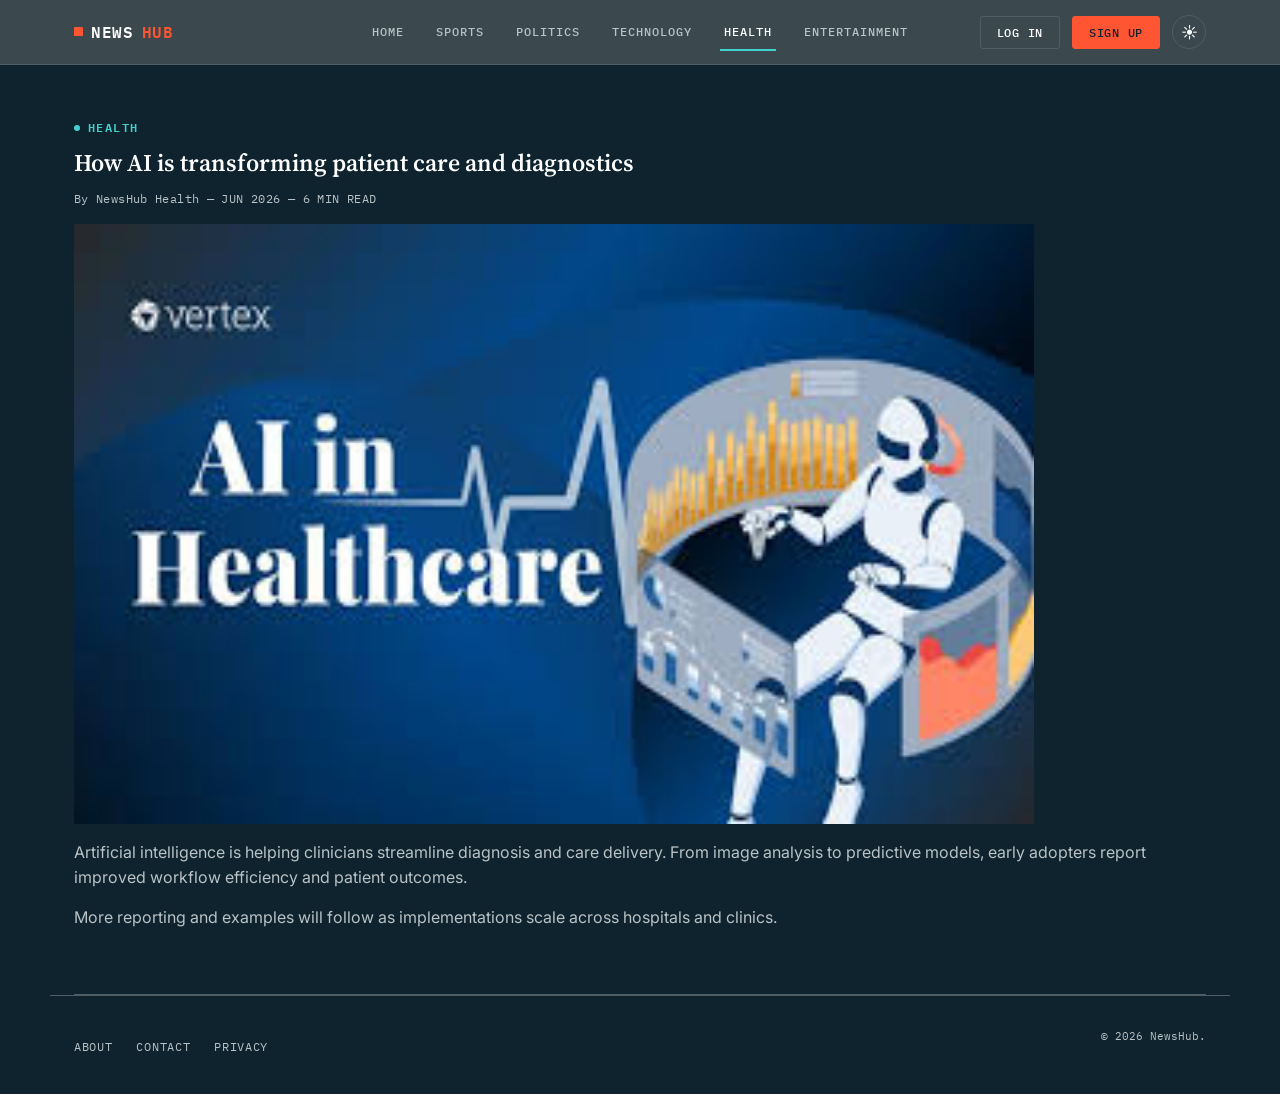
<file: pages/ai-in-health-care.html>
<!DOCTYPE html>
<html lang="en">
<head>
<meta charset="UTF-8">
<meta name="viewport" content="width=device-width, initial-scale=1.0">
<title>How AI is transforming patient care — NewsHub</title>
<meta name="description" content="How AI is transforming patient care and diagnostics">
<link rel="preconnect" href="https://fonts.googleapis.com">
<link rel="preconnect" href="https://fonts.gstatic.com" crossorigin>
<link href="https://fonts.googleapis.com/css2?family=Source+Serif+4:opsz,wght@8..60,500;8..60,600;8..60,700&family=Inter:wght@400;500;600&family=IBM+Plex+Mono:wght@500;600&display=swap" rel="stylesheet">
<link rel="stylesheet" href="../styles.css">
</head>
<body style="--page-accent:var(--c-health)">
<a class="skip-link" href="#main">Skip to content</a>

<header class="site-header">
  <div class="header-bar">
    <a href="../index.html" class="logo">
      <span class="logo-mark"></span>NEWS<span class="logo-hub">HUB</span>
    </a>

    <nav class="main-nav" aria-label="Primary">
      <ul>
        <li><a href="../index.html" class="nav-link" style="--nav-accent:var(--c-home)">Home</a></li>
        <li><a href="sports.html" class="nav-link" style="--nav-accent:var(--c-sports)">Sports</a></li>
        <li><a href="politics.html" class="nav-link" style="--nav-accent:var(--c-politics)">Politics</a></li>
        <li><a href="technology.html" class="nav-link" style="--nav-accent:var(--c-tech)">Technology</a></li>
        <li><a href="health.html" class="nav-link is-active" style="--nav-accent:var(--c-health)">Health</a></li>
        <li><a href="entertainment.html" class="nav-link" style="--nav-accent:var(--c-entertainment)">Entertainment</a></li>
      </ul>
    </nav>

    <div class="header-actions">
      <button type="button" class="btn" title="Coming soon"><span class="btn-label">Log In</span></button>
      <button type="button" class="btn btn-solid" title="Coming soon"><span class="btn-label">Sign Up</span></button>
      <input type="checkbox" id="theme-toggle" class="theme-toggle-input" role="switch" aria-label="Toggle dark mode">
      <label for="theme-toggle" class="theme-toggle">
        <span class="icon-moon">☾</span>
        <span class="icon-sun">☀</span>
      </label>
    </div>
  </div>

</header>

<main id="main" class="wrap">
  <article class="section">
    <p class="eyebrow" style="--eyebrow-color:var(--c-health)">Health</p>
    <h1>How AI is transforming patient care and diagnostics</h1>
    <p class="hero-meta">By NewsHub Health — JUN 2026 — 6 MIN READ</p>
    <div class="media" style="margin-top:1rem; margin-bottom:1rem;">
      <img src="../images/ai-in-health-care.jpg" alt="AI in health care" loading="lazy" width="960" height="600">
    </div>
    <p>Artificial intelligence is helping clinicians streamline diagnosis and care delivery. From image analysis to predictive models, early adopters report improved workflow efficiency and patient outcomes.</p>
    <p>More reporting and examples will follow as implementations scale across hospitals and clinics.</p>
  </article>
</main>

<footer class="site-footer wrap">
  <div class="footer-bar">
    <nav aria-label="Footer">
      <ul class="footer-links">
        <li><a href="#" title="Coming soon">About</a></li>
        <li><a href="#" title="Coming soon">Contact</a></li>
        <li><a href="#" title="Coming soon">Privacy</a></li>
      </ul>
    </nav>
    <p class="footer-copy">© 2026 NewsHub.</p>
  </div>
</footer>

</body>
</html>
</file>
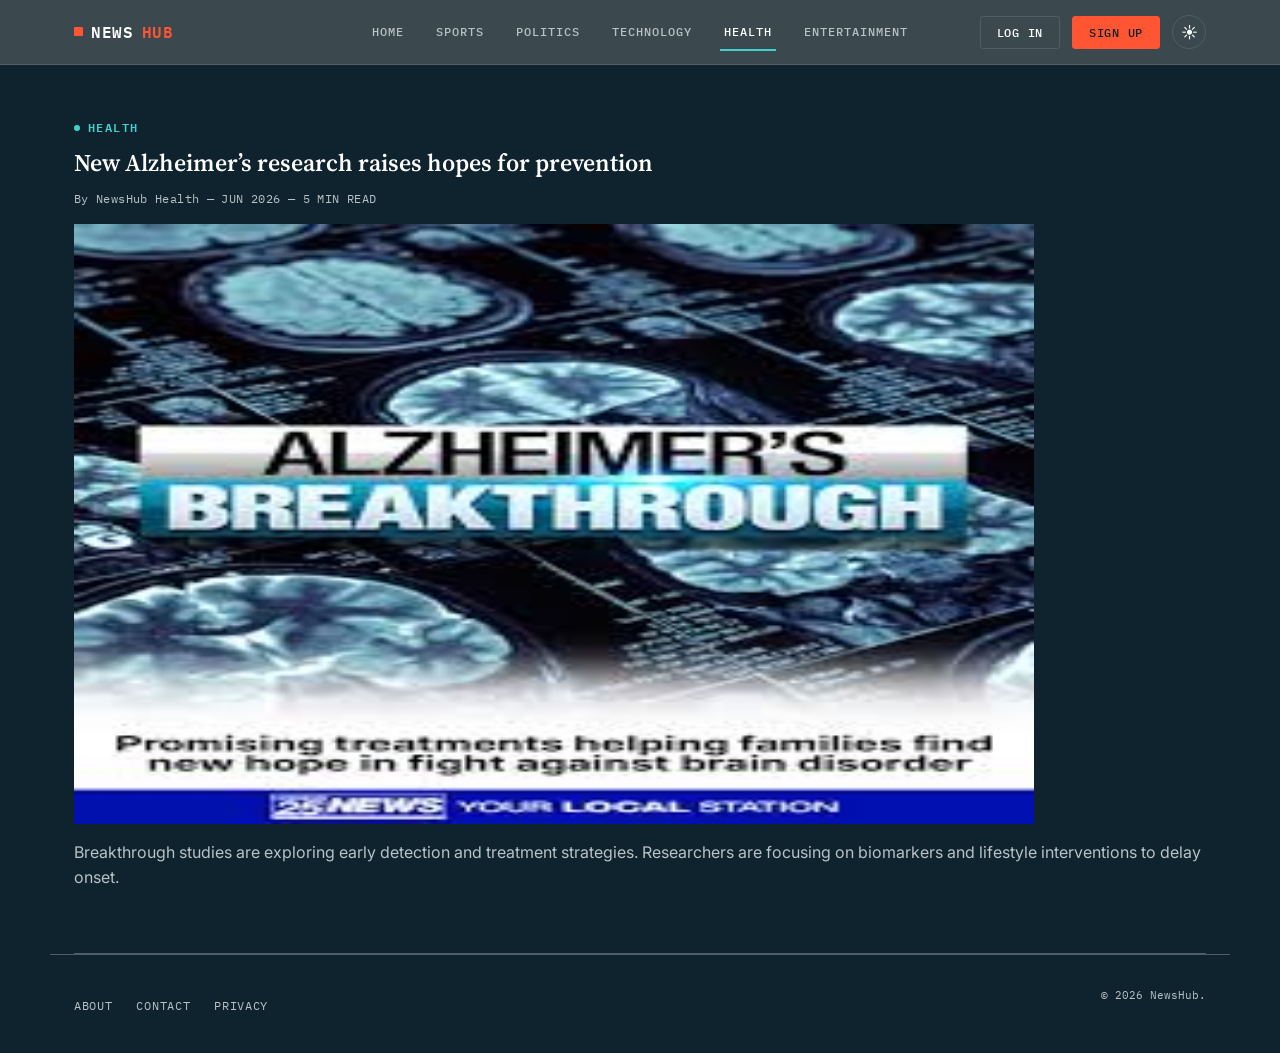
<file: pages/alzheimer-research.html>
<!DOCTYPE html>
<html lang="en">
<head>
<meta charset="UTF-8">
<meta name="viewport" content="width=device-width, initial-scale=1.0">
<title>New Alzheimer’s research — NewsHub</title>
<meta name="description" content="New Alzheimer’s research raises hopes for prevention">
<link rel="preconnect" href="https://fonts.googleapis.com">
<link rel="preconnect" href="https://fonts.gstatic.com" crossorigin>
<link href="https://fonts.googleapis.com/css2?family=Source+Serif+4:opsz,wght@8..60,500;8..60,600;8..60,700&family=Inter:wght@400;500;600&family=IBM+Plex+Mono:wght@500;600&display=swap" rel="stylesheet">
<link rel="stylesheet" href="../styles.css">
</head>
<body style="--page-accent:var(--c-health)">
<a class="skip-link" href="#main">Skip to content</a>
<header class="site-header">
  <div class="header-bar">
    <a href="../index.html" class="logo">
      <span class="logo-mark"></span>NEWS<span class="logo-hub">HUB</span>
    </a>
    <nav class="main-nav" aria-label="Primary">
      <ul>
        <li><a href="../index.html" class="nav-link" style="--nav-accent:var(--c-home)">Home</a></li>
        <li><a href="sports.html" class="nav-link" style="--nav-accent:var(--c-sports)">Sports</a></li>
        <li><a href="politics.html" class="nav-link" style="--nav-accent:var(--c-politics)">Politics</a></li>
        <li><a href="technology.html" class="nav-link" style="--nav-accent:var(--c-tech)">Technology</a></li>
        <li><a href="health.html" class="nav-link is-active" style="--nav-accent:var(--c-health)">Health</a></li>
        <li><a href="entertainment.html" class="nav-link" style="--nav-accent:var(--c-entertainment)">Entertainment</a></li>
      </ul>
    </nav>
    <div class="header-actions">
      <button type="button" class="btn" title="Coming soon"><span class="btn-label">Log In</span></button>
      <button type="button" class="btn btn-solid" title="Coming soon"><span class="btn-label">Sign Up</span></button>
      <input type="checkbox" id="theme-toggle" class="theme-toggle-input" role="switch" aria-label="Toggle dark mode">
      <label for="theme-toggle" class="theme-toggle">
        <span class="icon-moon">☾</span>
        <span class="icon-sun">☀</span>
      </label>
    </div>
  </div>
</header>
<main id="main" class="wrap">
  <article class="section">
    <p class="eyebrow" style="--eyebrow-color:var(--c-health)">Health</p>
    <h1>New Alzheimer’s research raises hopes for prevention</h1>
    <p class="hero-meta">By NewsHub Health — JUN 2026 — 5 MIN READ</p>
    <div class="media" style="margin-top:1rem; margin-bottom:1rem;">
      <img src="../images/alzheimer.jpg" alt="Alzheimer's research" loading="lazy" width="960" height="600">
    </div>
    <p>Breakthrough studies are exploring early detection and treatment strategies. Researchers are focusing on biomarkers and lifestyle interventions to delay onset.</p>
  </article>
</main>
<footer class="site-footer wrap">
  <div class="footer-bar">
    <nav aria-label="Footer">
      <ul class="footer-links">
        <li><a href="#" title="Coming soon">About</a></li>
        <li><a href="#" title="Coming soon">Contact</a></li>
        <li><a href="#" title="Coming soon">Privacy</a></li>
      </ul>
    </nav>
    <p class="footer-copy">© 2026 NewsHub.</p>
  </div>
</footer>
</body>
</html>
</file>
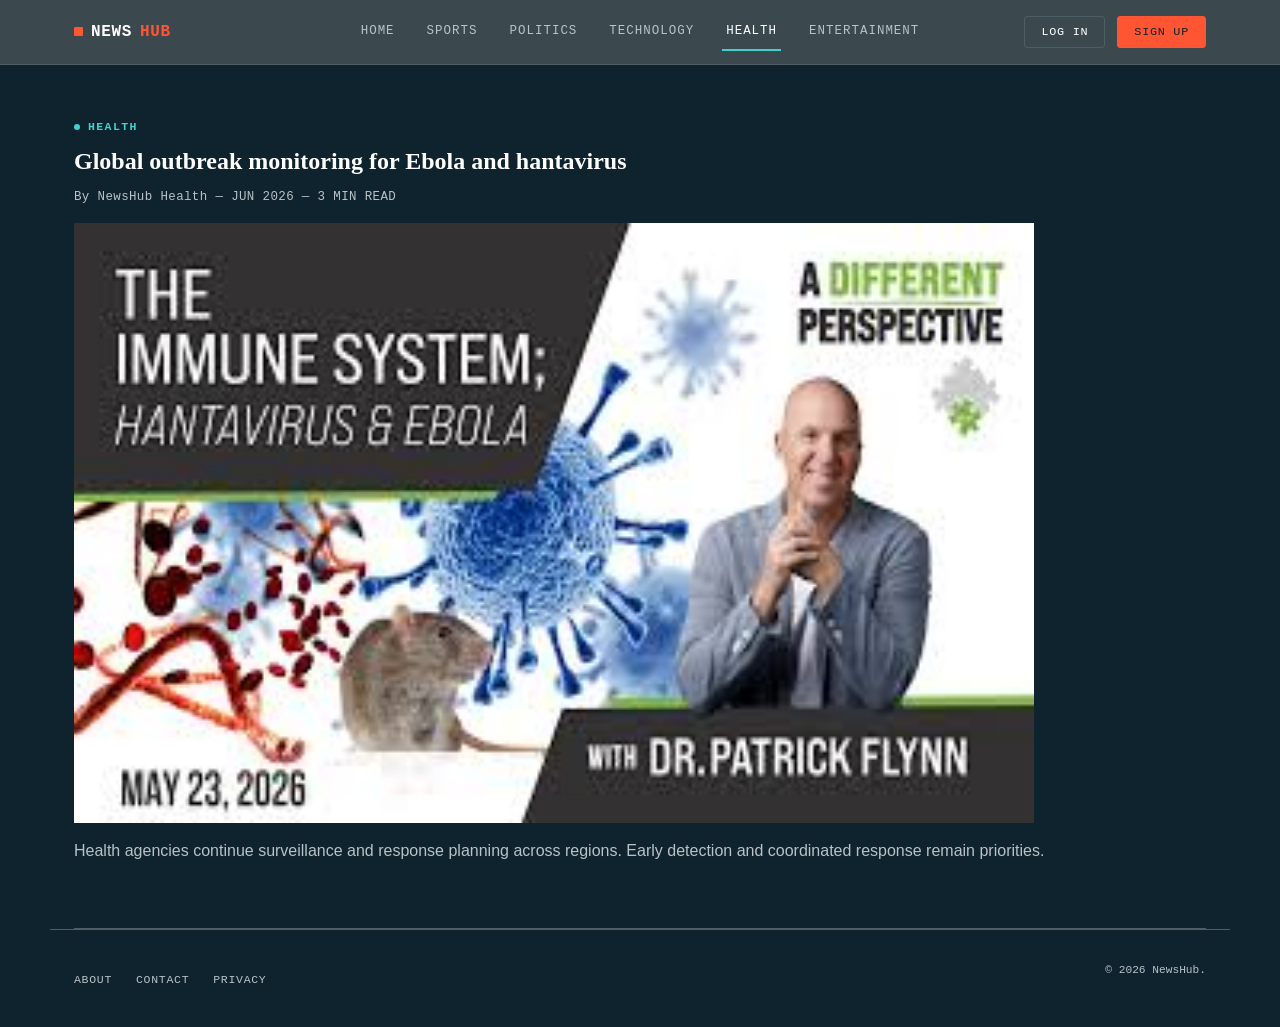
<file: pages/ebola-hantavirus.html>
<!DOCTYPE html>
<html lang="en">
<head>
<meta charset="UTF-8">
<meta name="viewport" content="width=device-width, initial-scale=1.0">
<title>Global outbreak monitoring — NewsHub</title>
<meta name="description" content="Global outbreak monitoring for Ebola and hantavirus">
<link rel="stylesheet" href="../styles.css">
</head>
<body style="--page-accent:var(--c-health)">
<a class="skip-link" href="#main">Skip to content</a>
<header class="site-header">
  <div class="header-bar">
    <a href="../index.html" class="logo">
      <span class="logo-mark"></span>NEWS<span class="logo-hub">HUB</span>
    </a>
    <nav class="main-nav" aria-label="Primary">
      <ul>
        <li><a href="../index.html" class="nav-link" style="--nav-accent:var(--c-home)">Home</a></li>
        <li><a href="sports.html" class="nav-link" style="--nav-accent:var(--c-sports)">Sports</a></li>
        <li><a href="politics.html" class="nav-link" style="--nav-accent:var(--c-politics)">Politics</a></li>
        <li><a href="technology.html" class="nav-link" style="--nav-accent:var(--c-tech)">Technology</a></li>
        <li><a href="health.html" class="nav-link is-active" style="--nav-accent:var(--c-health)">Health</a></li>
        <li><a href="entertainment.html" class="nav-link" style="--nav-accent:var(--c-entertainment)">Entertainment</a></li>
      </ul>
    </nav>
    <div class="header-actions">
      <button type="button" class="btn" title="Coming soon"><span class="btn-label">Log In</span></button>
      <button type="button" class="btn btn-solid" title="Coming soon"><span class="btn-label">Sign Up</span></button>
    </div>
  </div>
</header>
<main id="main" class="wrap">
  <article class="section">
    <p class="eyebrow" style="--eyebrow-color:var(--c-health)">Health</p>
    <h1>Global outbreak monitoring for Ebola and hantavirus</h1>
    <p class="hero-meta">By NewsHub Health — JUN 2026 — 3 MIN READ</p>
    <div class="media" style="margin-top:1rem; margin-bottom:1rem;">
      <img src="../images/ebola-and-hantavirus.jpg" alt="Ebola and hantavirus" loading="lazy" width="960" height="600">
    </div>
    <p>Health agencies continue surveillance and response planning across regions. Early detection and coordinated response remain priorities.</p>
  </article>
</main>
<footer class="site-footer wrap">
  <div class="footer-bar">
    <nav aria-label="Footer">
      <ul class="footer-links">
        <li><a href="#" title="Coming soon">About</a></li>
        <li><a href="#" title="Coming soon">Contact</a></li>
        <li><a href="#" title="Coming soon">Privacy</a></li>
      </ul>
    </nav>
    <p class="footer-copy">© 2026 NewsHub.</p>
  </div>
</footer>
</body>
</html>
</file>
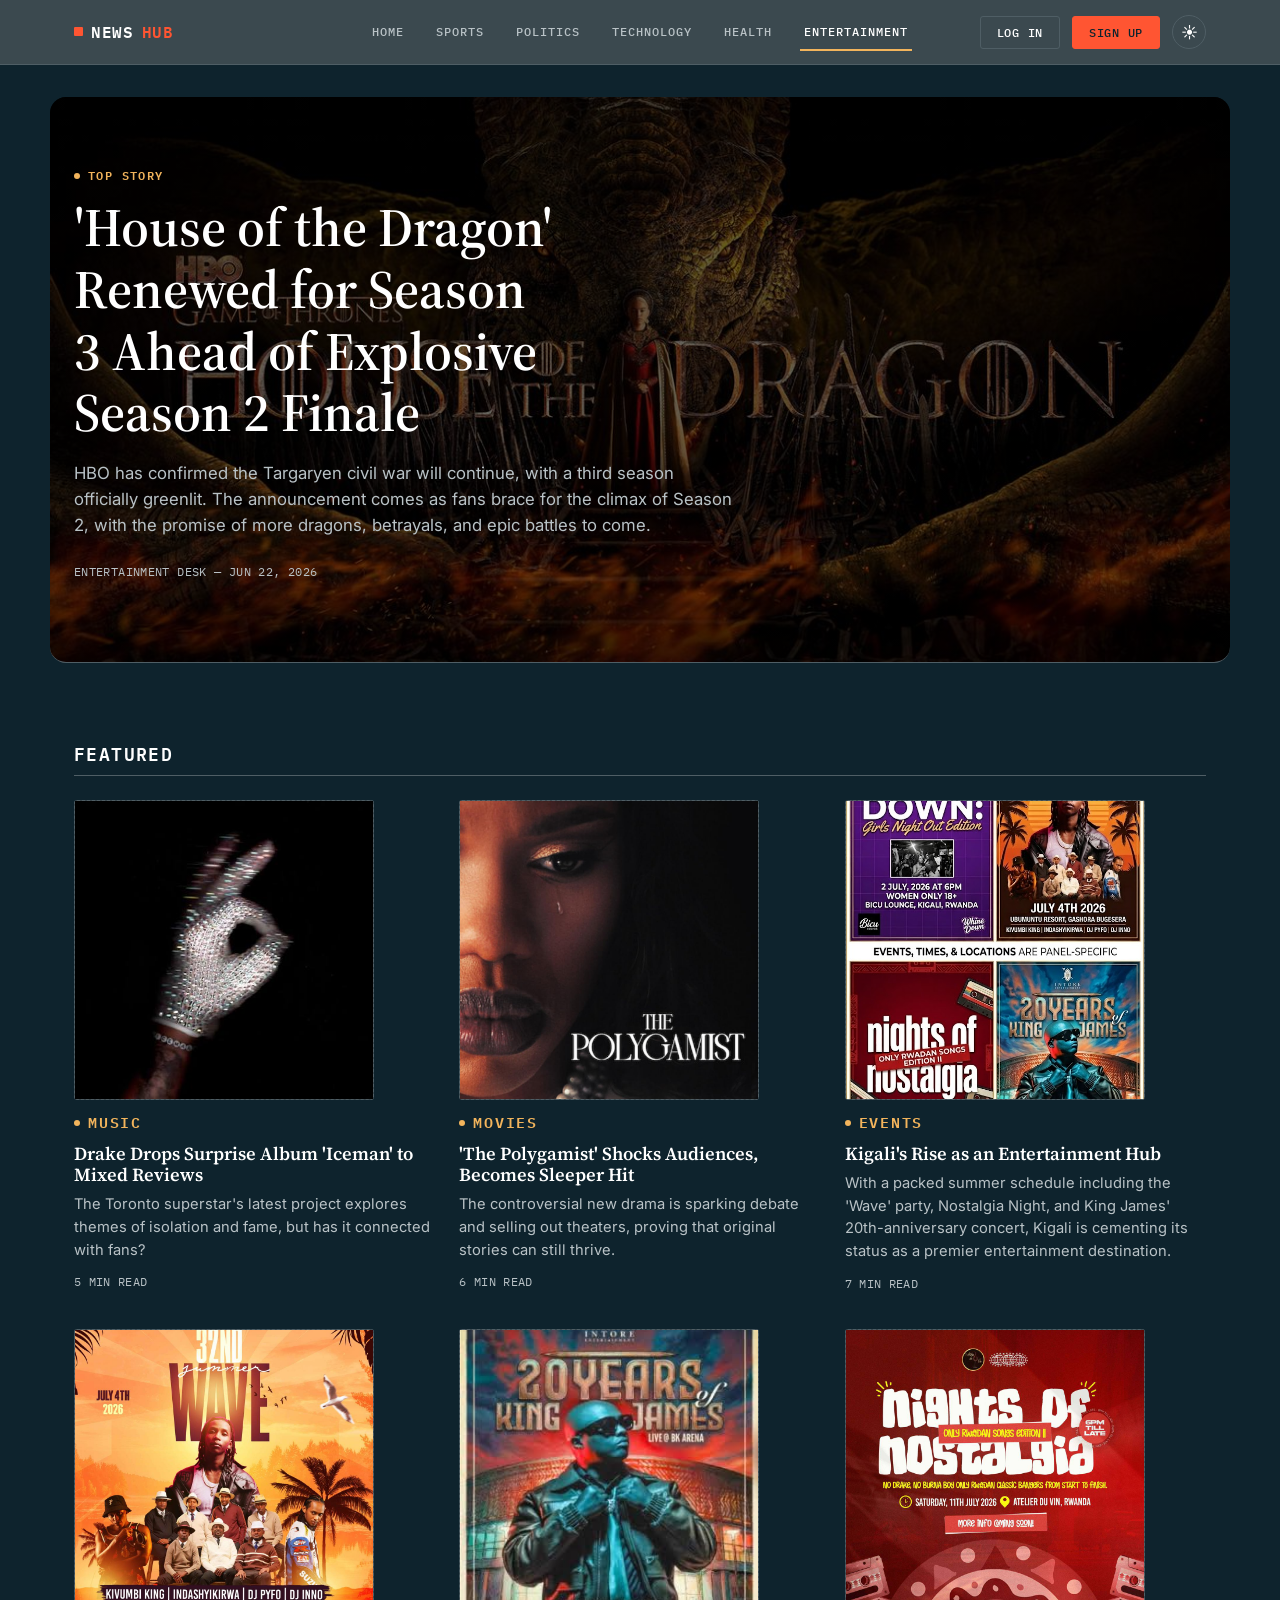
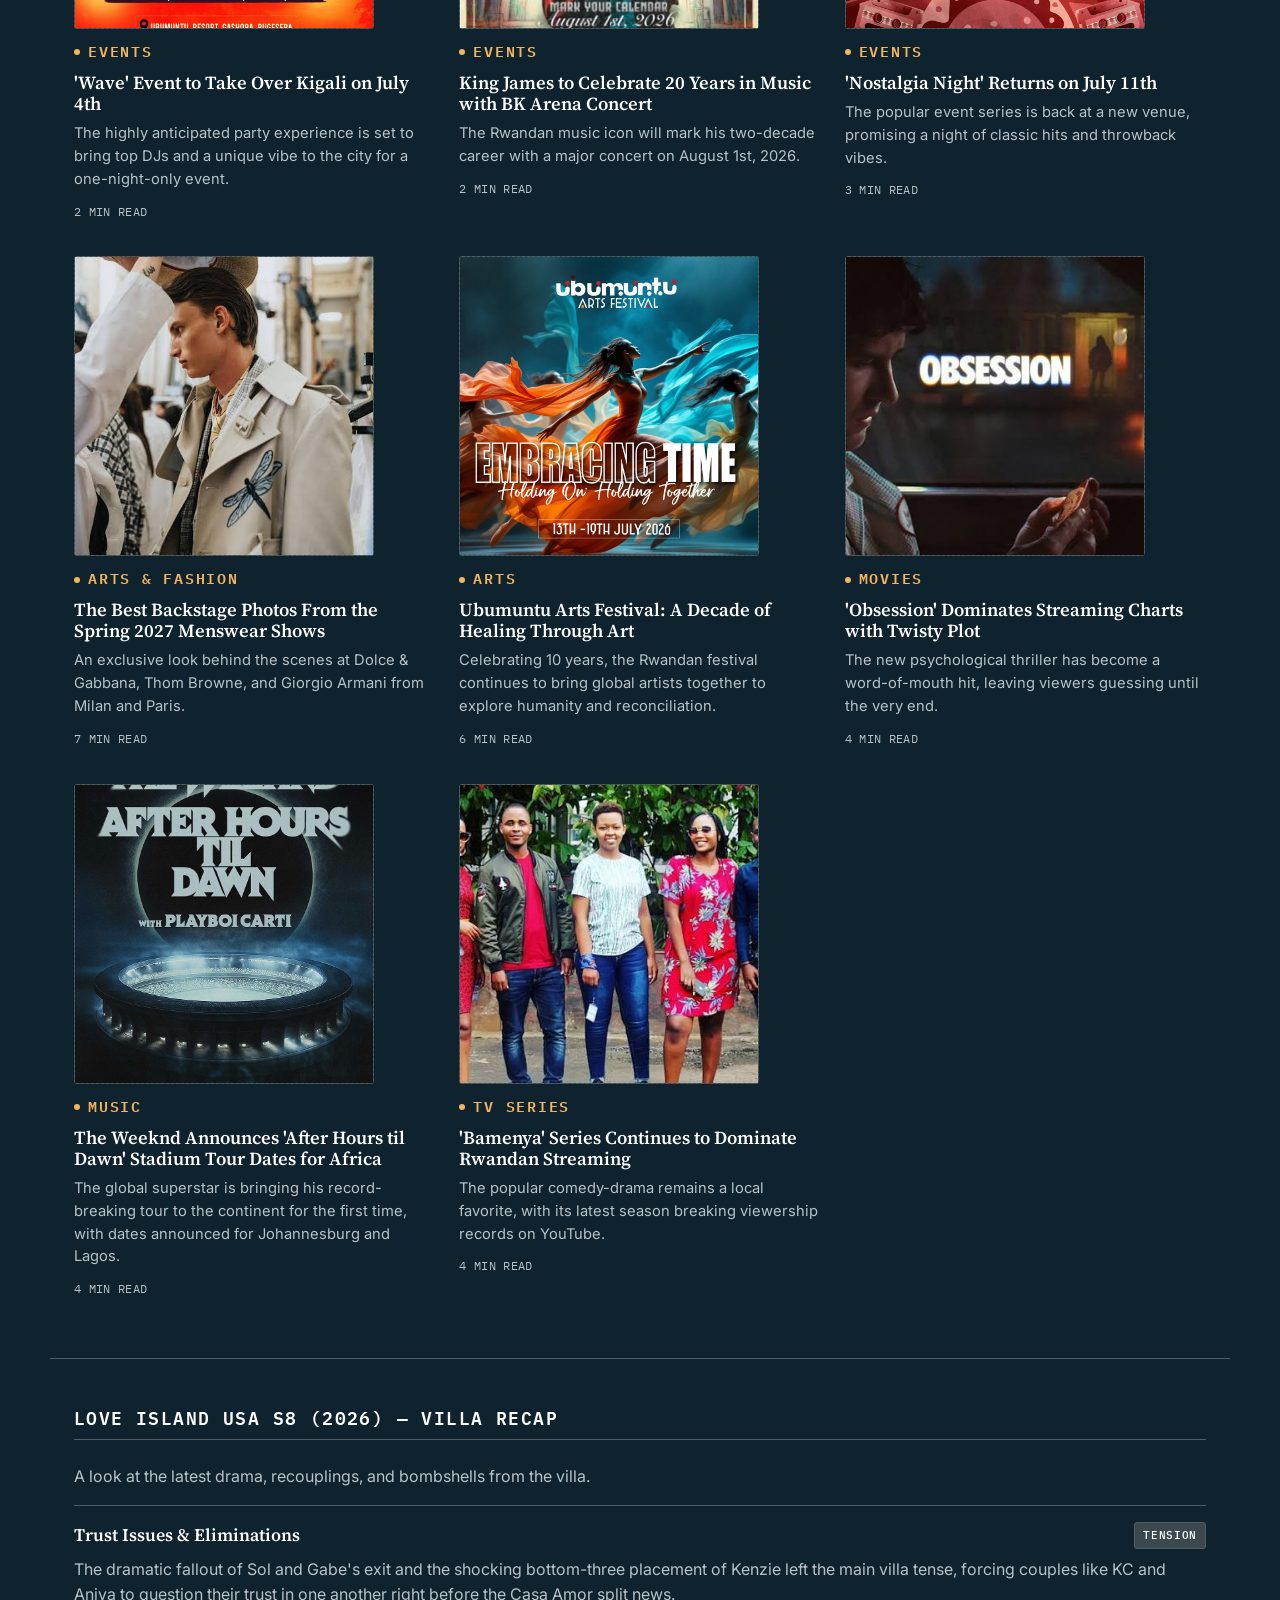
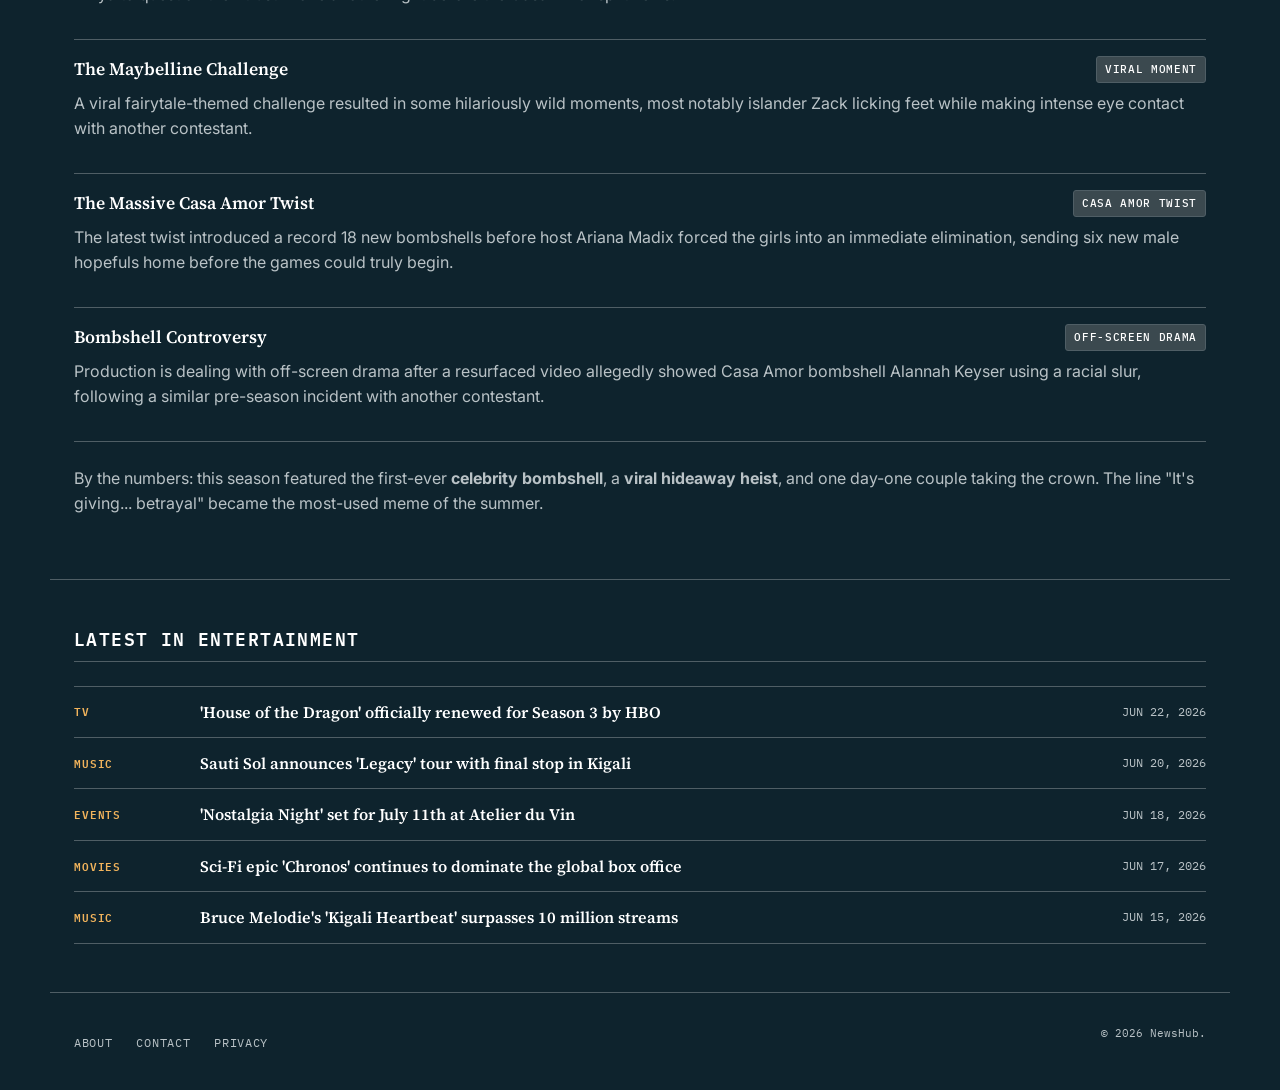
<file: pages/entertainment.html>
<!DOCTYPE html>
<html lang="en">
<head>
<meta charset="UTF-8">
<meta name="viewport" content="width=device-width, initial-scale=1.0">
<title>NewsHub — Entertainment</title>
<meta name="description" content="NewsHub — Entertainment section.">

<link rel="preconnect" href="https://fonts.googleapis.com">
<link rel="preconnect" href="https://fonts.gstatic.com" crossorigin>
<link href="https://fonts.googleapis.com/css2?family=Source+Serif+4:opsz,wght@8..60,500;8..60,600;8..60,700&family=Inter:wght@400;500;600&family=IBM+Plex+Mono:wght@500;600&display=swap" rel="stylesheet">

<link rel="stylesheet" href="../styles.css">
<link rel="stylesheet" href="../css/entertainment.css">
</head>
<body style="--page-accent:var(--c-entertainment)">
<a class="skip-link" href="#main">Skip to content</a>

<header class="site-header">
  <div class="header-bar">
    <a href="../index.html" class="logo">
      <span class="logo-mark"></span>NEWS<span class="logo-hub">HUB</span>
    </a>

    <nav class="main-nav" aria-label="Primary">
      <ul>
        <li><a href="../index.html" class="nav-link" style="--nav-accent:var(--c-home)">Home</a></li>
        <li><a href="sports.html" class="nav-link" style="--nav-accent:var(--c-sports)">Sports</a></li>
        <li><a href="politics.html" class="nav-link" style="--nav-accent:var(--c-politics)">Politics</a></li>
        <li><a href="technology.html" class="nav-link" style="--nav-accent:var(--c-tech)">Technology</a></li>
        <li><a href="health.html" class="nav-link" style="--nav-accent:var(--c-health)">Health</a></li>
        <li><a href="entertainment.html" class="nav-link is-active" style="--nav-accent:var(--c-entertainment)">Entertainment</a></li>
      </ul>
    </nav>

    <div class="header-actions">
      <button type="button" class="btn" title="Coming soon"><span class="btn-label">Log In</span></button>
      <button type="button" class="btn btn-solid" title="Coming soon"><span class="btn-label">Sign Up</span></button>
      <input type="checkbox" id="theme-toggle" class="theme-toggle-input" role="switch" aria-label="Toggle dark mode">
      <label for="theme-toggle" class="theme-toggle">
        <span class="icon-moon">☾</span>
        <span class="icon-sun">☀</span>
      </label>
    </div>
  </div>

</header>

<main id="main">

  <section class="hero wrap">
    <p class="eyebrow" style="--eyebrow-color:var(--page-accent)">Top Story</p>
    <h2 class="hero-headline">'House of the Dragon' Renewed for Season 3 Ahead of Explosive Season 2 Finale</h2>
    <p class="hero-dek">HBO has confirmed the Targaryen civil war will continue, with a third season officially greenlit. The announcement comes as fans brace for the climax of Season 2, with the promise of more dragons, betrayals, and epic battles to come.</p>
    <p class="hero-meta">ENTERTAINMENT DESK — JUN 22, 2026</p>
  </section>

  <section class="section wrap">
    <h2 class="section-title">Featured</h2>
    <div class="card-grid">

      <a href="#" class="story-card-link" title="Read more (coming soon)">
        <article class="story-card">
          <div class="media">
            <img src="../images/iceman.jpg" alt="Drake performing on stage">
          </div>
          <p class="eyebrow" style="--eyebrow-color:var(--c-entertainment)">Music</p>
          <h3>Drake Drops Surprise Album 'Iceman' to Mixed Reviews</h3>
          <p>The Toronto superstar's latest project explores themes of isolation and fame, but has it connected with fans?</p>
          <p class="timestamp">5 MIN READ</p>
        </article>
      </a>

      <a href="#" class="story-card-link" title="Read more (coming soon)">
        <article class="story-card">
          <div class="media">
            <img src="../images/polygamist.jpg" alt="A promotional poster for the movie 'The Polygamist'">
          </div>
          <p class="eyebrow" style="--eyebrow-color:var(--c-entertainment)">Movies</p>
          <h3>'The Polygamist' Shocks Audiences, Becomes Sleeper Hit</h3>
          <p>The controversial new drama is sparking debate and selling out theaters, proving that original stories can still thrive.</p>
          <p class="timestamp">6 MIN READ</p>
        </article>
      </a>

      <a href="#" class="story-card-link" title="Read more (coming soon)">
        <article class="story-card">
          <div class="media">
            <img src="../images/event.jpg" alt="BK Arena in Kigali lit up at night for an event">
          </div>
          <p class="eyebrow" style="--eyebrow-color:var(--c-entertainment)">Events</p>
          <h3>Kigali's Rise as an Entertainment Hub</h3>
          <p>With a packed summer schedule including the 'Wave' party, Nostalgia Night, and King James' 20th-anniversary concert, Kigali is cementing its status as a premier entertainment destination.</p>
          <p class="timestamp">7 MIN READ</p>
        </article>
      </a>

      <a href="#" class="story-card-link" title="Read more (coming soon)">
        <article class="story-card">
          <div class="media">
            <img src="../images/wave.jpeg" alt="A vibrant party scene with a large crowd and DJ">
          </div>
          <p class="eyebrow" style="--eyebrow-color:var(--c-entertainment)">Events</p>
          <h3>'Wave' Event to Take Over Kigali on July 4th</h3>
          <p>The highly anticipated party experience is set to bring top DJs and a unique vibe to the city for a one-night-only event.</p>
          <p class="timestamp">2 MIN READ</p>
        </article>
      </a>
      <a href="#" class="story-card-link" title="Read more (coming soon)">
        <article class="story-card">
          <div class="media">
            <img src="../images/james.jpg" alt="Promotional poster for King James 20 Years concert at BK Arena">
          </div>
          <p class="eyebrow" style="--eyebrow-color:var(--c-entertainment)">Events</p>
          <h3>King James to Celebrate 20 Years in Music with BK Arena Concert</h3>
          <p>The Rwandan music icon will mark his two-decade career with a major concert on August 1st, 2026.</p>
          <p class="timestamp">2 MIN READ</p>
        </article>
      </a>
      <a href="#" class="story-card-link" title="Read more (coming soon)">
        <article class="story-card">
          <div class="media">
            <img src="../images/night.jpeg" alt="Crowd enjoying a concert at night with colorful lights">
          </div>
          <p class="eyebrow" style="--eyebrow-color:var(--c-entertainment)">Events</p>
          <h3>'Nostalgia Night' Returns on July 11th </h3>
          <p>The popular event series is back at a new venue, promising a night of classic hits and throwback vibes.</p>
          <p class="timestamp">3 MIN READ</p>
        </article>
      </a>

      <a href="#" class="story-card-link" title="Read more (coming soon)">
        <article class="story-card">
          <div class="media">
            <img src="../images/dolce.jpg" alt="A model getting ready backstage at a fashion show">
          </div>
          <p class="eyebrow" style="--eyebrow-color:var(--c-entertainment)">Arts & Fashion</p>
          <h3>The Best Backstage Photos From the Spring 2027 Menswear Shows</h3>
          <p>An exclusive look behind the scenes at Dolce & Gabbana, Thom Browne, and Giorgio Armani from Milan and Paris.</p>
          <p class="timestamp">7 MIN READ</p>
        </article>
      </a>

      <a href="#" class="story-card-link" title="Read more (coming soon)">
        <article class="story-card">
          <div class="media">
            <img src="../images/ubumuntu.jpeg" alt="Performers in dramatic costumes at the Ubumuntu Arts Festival in Rwanda">
          </div>
          <p class="eyebrow" style="--eyebrow-color:var(--c-entertainment)">Arts</p>
          <h3>Ubumuntu Arts Festival: A Decade of Healing Through Art</h3>
          <p>Celebrating 10 years, the Rwandan festival continues to bring global artists together to explore humanity and reconciliation.</p>
          <p class="timestamp">6 MIN READ</p>
        </article>
      </a>

      <a href="#" class="story-card-link" title="Read more (coming soon)">
        <article class="story-card">
          <div class="media">
            <img src="../images/obsession.jpg" alt="Promotional art for the movie 'Obsession'">
          </div>
          <p class="eyebrow" style="--eyebrow-color:var(--c-entertainment)">Movies</p>
          <h3>'Obsession' Dominates Streaming Charts with Twisty Plot</h3>
          <p>The new psychological thriller has become a word-of-mouth hit, leaving viewers guessing until the very end.</p>
          <p class="timestamp">4 MIN READ</p>
        </article>
      </a>

      <a href="#" class="story-card-link" title="Read more (coming soon)">
        <article class="story-card">
          <div class="media">
            <img src="../images/weekend.jpg" alt="The Weeknd performing on stage with dramatic lighting">
          </div>
          <p class="eyebrow" style="--eyebrow-color:var(--c-entertainment)">Music</p>
          <h3>The Weeknd Announces 'After Hours til Dawn' Stadium Tour Dates for Africa</h3>
          <p>The global superstar is bringing his record-breaking tour to the continent for the first time, with dates announced for Johannesburg and Lagos.</p>
          <p class="timestamp">4 MIN READ</p>
        </article>
      </a>

      <a href="#" class="story-card-link" title="Read more (coming soon)">
        <article class="story-card">
          <div class="media">
            <img src="../images/bamenya.jpg" alt="Promotional image for the Bamenya series">
          </div>
          <p class="eyebrow" style="--eyebrow-color:var(--c-entertainment)">TV Series</p>
          <h3>'Bamenya' Series Continues to Dominate Rwandan Streaming</h3>
          <p>The popular comedy-drama remains a local favorite, with its latest season breaking viewership records on YouTube.</p>
          <p class="timestamp">4 MIN READ</p>
        </article>
      </a>

    </div>
  </section>

  <section class="section wrap">
    <h2 class="section-title">Love Island USA S8 (2026) — Villa Recap</h2>
    <p class="page-dek">A look at the latest drama, recouplings, and bombshells from the villa.</p>

    <div class="match-list">

      <a href="#" class="match-row-link" title="Read more (coming soon)">
        <div class="match-row">
          <div class="match-head">
            <span class="match-teams">Trust Issues &amp; Eliminations</span>
            <span class="match-tag">Tension</span>
          </div>
          <p class="match-note">The dramatic fallout of Sol and Gabe's exit and the shocking bottom-three placement of Kenzie left the main villa tense, forcing couples like KC and Aniya to question their trust in one another right before the Casa Amor split news.</p>
        </div>
      </a>

      <a href="#" class="match-row-link" title="Read more (coming soon)">
        <div class="match-row">
          <div class="match-head">
            <span class="match-teams">The Maybelline Challenge</span>
            <span class="match-tag">Viral Moment</span>
          </div>
          <p class="match-note">A viral fairytale-themed challenge resulted in some hilariously wild moments, most notably islander Zack licking feet while making intense eye contact with another contestant.</p>
        </div>
      </a>

      <a href="#" class="match-row-link" title="Read more (coming soon)">
        <div class="match-row">
          <div class="match-head">
            <span class="match-teams">The Massive Casa Amor Twist</span>
            <span class="match-tag">Casa Amor Twist</span>
          </div>
          <p class="match-note">The latest twist introduced a record 18 new bombshells before host Ariana Madix forced the girls into an immediate elimination, sending six new male hopefuls home before the games could truly begin.</p>
        </div>
      </a>

      <a href="#" class="match-row-link" title="Read more (coming soon)">
        <div class="match-row">
          <div class="match-head">
            <span class="match-teams">Bombshell Controversy</span>
            <span class="match-tag">Off-Screen Drama</span>
          </div>
          <p class="match-note">Production is dealing with off-screen drama after a resurfaced video allegedly showed Casa Amor bombshell Alannah Keyser using a racial slur, following a similar pre-season incident with another contestant.</p>
        </div>
      </a>

    </div>

    <p class="stat-strip">By the numbers: this season featured the first-ever <strong>celebrity bombshell</strong>, a <strong>viral hideaway heist</strong>, and one day-one couple taking the crown. The line "It's giving... betrayal" became the most-used meme of the summer.</p>
  </section>

  <section class="section wrap" style="border-bottom:none;">
    <h2 class="section-title">Latest in Entertainment</h2>
    <div class="story-list">

      <div class="story-row">
        <span class="tag" style="--tag-color:var(--page-accent)">TV</span>
        <h4>'House of the Dragon' officially renewed for Season 3 by HBO</h4>
        <span class="timestamp">JUN 22, 2026</span>
      </div>

      <div class="story-row">
        <span class="tag" style="--tag-color:var(--page-accent)">Music</span>
        <h4>Sauti Sol announces 'Legacy' tour with final stop in Kigali</h4>
        <span class="timestamp">JUN 20, 2026</span>
      </div>

      <div class="story-row">
        <span class="tag" style="--tag-color:var(--page-accent)">Events</span>
        <h4>'Nostalgia Night' set for July 11th at Atelier du Vin</h4>
        <span class="timestamp">JUN 18, 2026</span>
      </div>

      <div class="story-row">
        <span class="tag" style="--tag-color:var(--page-accent)">Movies</span>
        <h4>Sci-Fi epic 'Chronos' continues to dominate the global box office</h4>
        <span class="timestamp">JUN 17, 2026</span>
      </div>

      <div class="story-row">
        <span class="tag" style="--tag-color:var(--page-accent)">Music</span>
        <h4>Bruce Melodie's 'Kigali Heartbeat' surpasses 10 million streams</h4>
        <span class="timestamp">JUN 15, 2026</span>
      </div>

    </div>
  </section>

</main>

<footer class="site-footer wrap">
  <div class="footer-bar">
    <nav aria-label="Footer">
      <ul class="footer-links">
        <li><a href="#" title="Coming soon">About</a></li>
        <li><a href="#" title="Coming soon">Contact</a></li>
        <li><a href="#" title="Coming soon">Privacy</a></li>
      </ul>
    </nav>
    <p class="footer-copy">© 2026 NewsHub.</p>
  </div>
</footer>

</body>
</html>
</file>
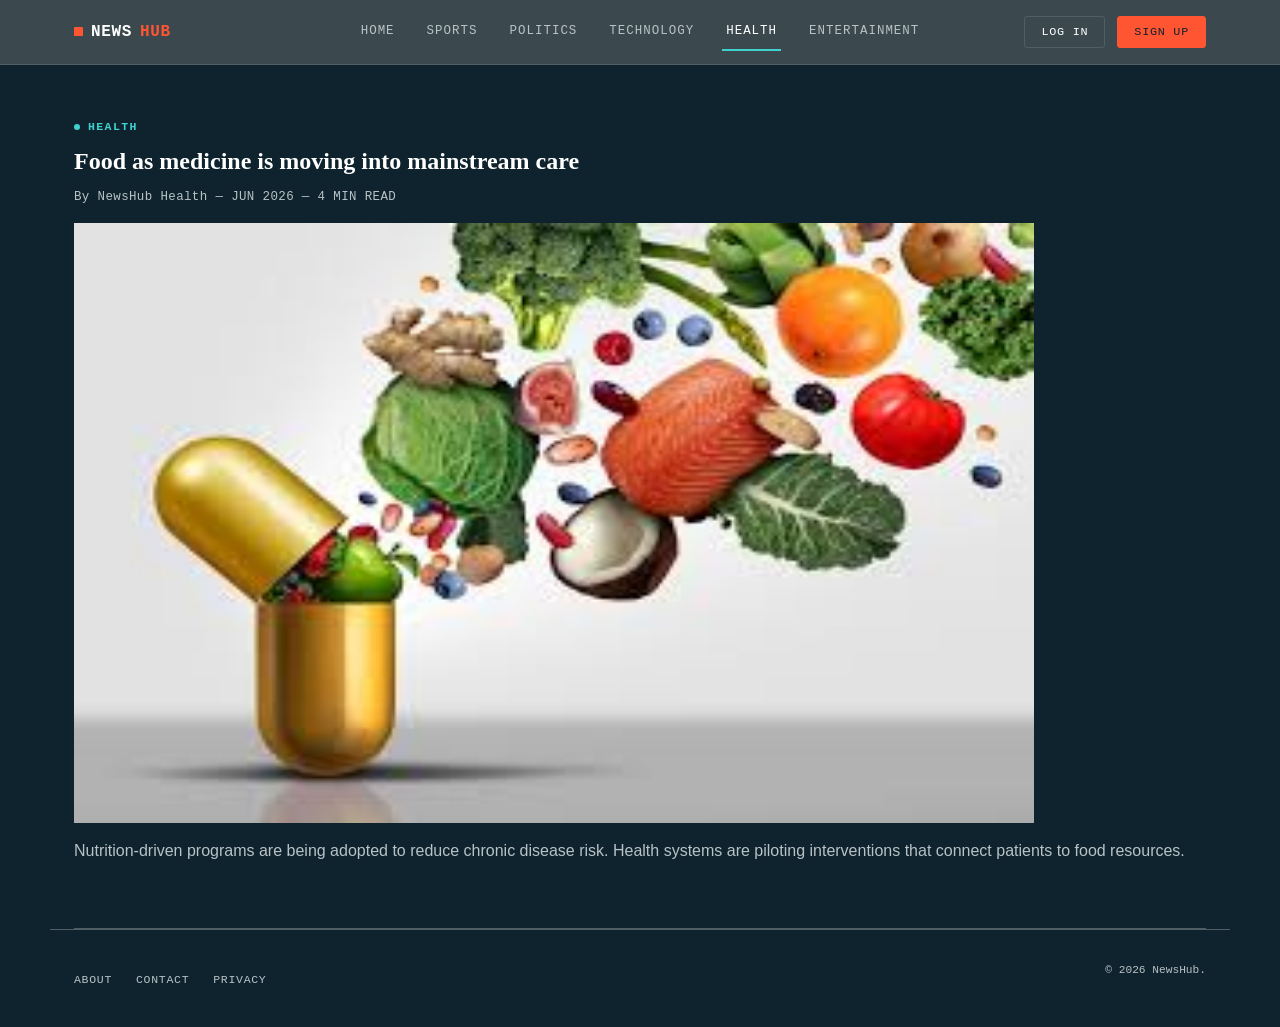
<file: pages/food-as-medicine.html>
<!DOCTYPE html>
<html lang="en">
<head>
<meta charset="UTF-8">
<meta name="viewport" content="width=device-width, initial-scale=1.0">
<title>Food as medicine — NewsHub</title>
<meta name="description" content="Food as medicine is moving into mainstream care">
<link rel="stylesheet" href="../styles.css">
</head>
<body style="--page-accent:var(--c-health)">
<a class="skip-link" href="#main">Skip to content</a>
<header class="site-header">
  <div class="header-bar">
    <a href="../index.html" class="logo">
      <span class="logo-mark"></span>NEWS<span class="logo-hub">HUB</span>
    </a>
    <nav class="main-nav" aria-label="Primary">
      <ul>
        <li><a href="../index.html" class="nav-link" style="--nav-accent:var(--c-home)">Home</a></li>
        <li><a href="sports.html" class="nav-link" style="--nav-accent:var(--c-sports)">Sports</a></li>
        <li><a href="politics.html" class="nav-link" style="--nav-accent:var(--c-politics)">Politics</a></li>
        <li><a href="technology.html" class="nav-link" style="--nav-accent:var(--c-tech)">Technology</a></li>
        <li><a href="health.html" class="nav-link is-active" style="--nav-accent:var(--c-health)">Health</a></li>
        <li><a href="entertainment.html" class="nav-link" style="--nav-accent:var(--c-entertainment)">Entertainment</a></li>
      </ul>
    </nav>
    <div class="header-actions">
      <button type="button" class="btn" title="Coming soon"><span class="btn-label">Log In</span></button>
      <button type="button" class="btn btn-solid" title="Coming soon"><span class="btn-label">Sign Up</span></button>
    </div>
  </div>
</header>
<main id="main" class="wrap">
  <article class="section">
    <p class="eyebrow" style="--eyebrow-color:var(--c-health)">Health</p>
    <h1>Food as medicine is moving into mainstream care</h1>
    <p class="hero-meta">By NewsHub Health — JUN 2026 — 4 MIN READ</p>
    <div class="media" style="margin-top:1rem; margin-bottom:1rem;">
      <img src="../images/food-as-medicine.jpg" alt="Food as medicine" loading="lazy" width="960" height="600">
    </div>
    <p>Nutrition-driven programs are being adopted to reduce chronic disease risk. Health systems are piloting interventions that connect patients to food resources.</p>
  </article>
</main>
<footer class="site-footer wrap">
  <div class="footer-bar">
    <nav aria-label="Footer">
      <ul class="footer-links">
        <li><a href="#" title="Coming soon">About</a></li>
        <li><a href="#" title="Coming soon">Contact</a></li>
        <li><a href="#" title="Coming soon">Privacy</a></li>
      </ul>
    </nav>
    <p class="footer-copy">© 2026 NewsHub.</p>
  </div>
</footer>
</body>
</html>
</file>
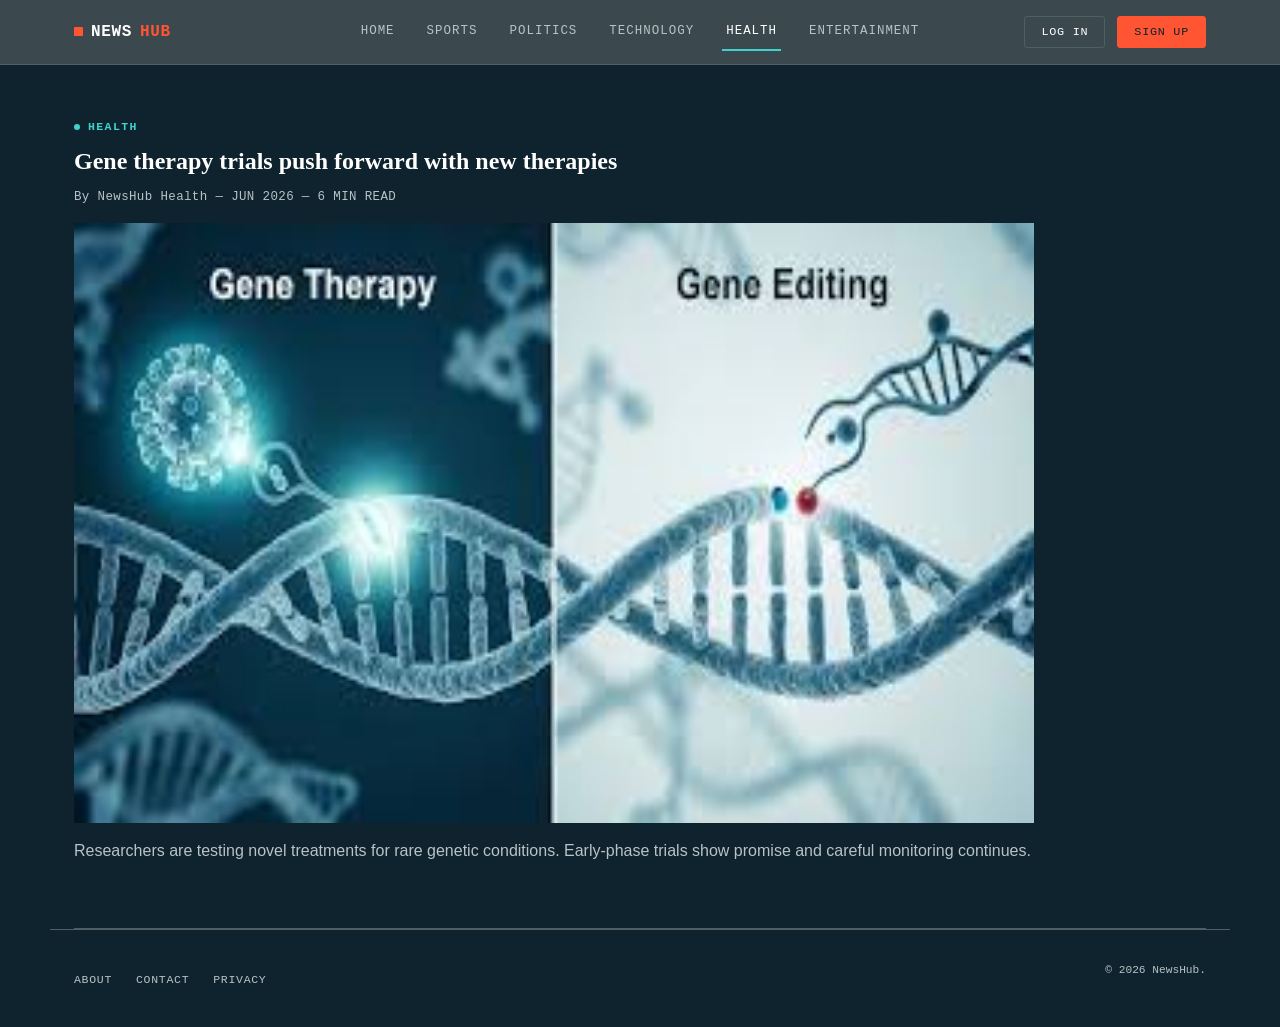
<file: pages/gene-therapy.html>
<!DOCTYPE html>
<html lang="en">
<head>
<meta charset="UTF-8">
<meta name="viewport" content="width=device-width, initial-scale=1.0">
<title>Gene therapy trials — NewsHub</title>
<meta name="description" content="Gene therapy trials push forward with new therapies">
<link rel="stylesheet" href="../styles.css">
</head>
<body style="--page-accent:var(--c-health)">
<a class="skip-link" href="#main">Skip to content</a>
<header class="site-header">
  <div class="header-bar">
    <a href="../index.html" class="logo">
      <span class="logo-mark"></span>NEWS<span class="logo-hub">HUB</span>
    </a>
    <nav class="main-nav" aria-label="Primary">
      <ul>
        <li><a href="../index.html" class="nav-link" style="--nav-accent:var(--c-home)">Home</a></li>
        <li><a href="sports.html" class="nav-link" style="--nav-accent:var(--c-sports)">Sports</a></li>
        <li><a href="politics.html" class="nav-link" style="--nav-accent:var(--c-politics)">Politics</a></li>
        <li><a href="technology.html" class="nav-link" style="--nav-accent:var(--c-tech)">Technology</a></li>
        <li><a href="health.html" class="nav-link is-active" style="--nav-accent:var(--c-health)">Health</a></li>
        <li><a href="entertainment.html" class="nav-link" style="--nav-accent:var(--c-entertainment)">Entertainment</a></li>
      </ul>
    </nav>
    <div class="header-actions">
      <button type="button" class="btn" title="Coming soon"><span class="btn-label">Log In</span></button>
      <button type="button" class="btn btn-solid" title="Coming soon"><span class="btn-label">Sign Up</span></button>
    </div>
  </div>
</header>
<main id="main" class="wrap">
  <article class="section">
    <p class="eyebrow" style="--eyebrow-color:var(--c-health)">Health</p>
    <h1>Gene therapy trials push forward with new therapies</h1>
    <p class="hero-meta">By NewsHub Health — JUN 2026 — 6 MIN READ</p>
    <div class="media" style="margin-top:1rem; margin-bottom:1rem;">
      <img src="../images/gene-therapy.jpg" alt="Gene therapy research" loading="lazy" width="960" height="600">
    </div>
    <p>Researchers are testing novel treatments for rare genetic conditions. Early-phase trials show promise and careful monitoring continues.</p>
  </article>
</main>
<footer class="site-footer wrap">
  <div class="footer-bar">
    <nav aria-label="Footer">
      <ul class="footer-links">
        <li><a href="#" title="Coming soon">About</a></li>
        <li><a href="#" title="Coming soon">Contact</a></li>
        <li><a href="#" title="Coming soon">Privacy</a></li>
      </ul>
    </nav>
    <p class="footer-copy">© 2026 NewsHub.</p>
  </div>
</footer>
</body>
</html>
</file>
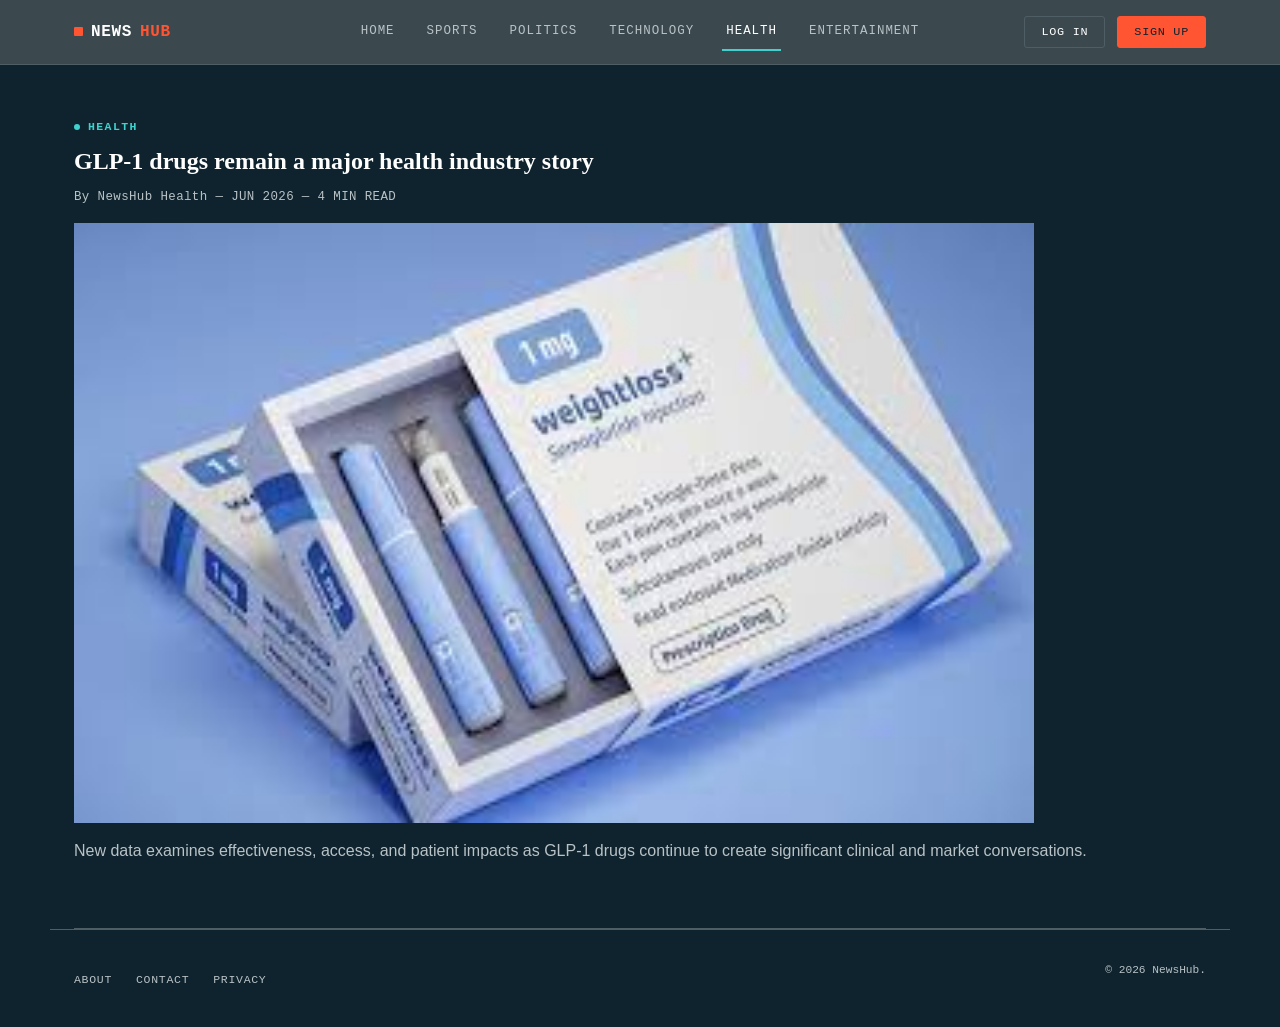
<file: pages/glp-1-drug.html>
<!DOCTYPE html>
<html lang="en">
<head>
<meta charset="UTF-8">
<meta name="viewport" content="width=device-width, initial-scale=1.0">
<title>GLP-1 drugs — NewsHub</title>
<meta name="description" content="GLP-1 drugs remain a major health industry story">
<link rel="stylesheet" href="../styles.css">
</head>
<body style="--page-accent:var(--c-health)">
<a class="skip-link" href="#main">Skip to content</a>
<header class="site-header">
  <div class="header-bar">
    <a href="../index.html" class="logo">
      <span class="logo-mark"></span>NEWS<span class="logo-hub">HUB</span>
    </a>
    <nav class="main-nav" aria-label="Primary">
      <ul>
        <li><a href="../index.html" class="nav-link" style="--nav-accent:var(--c-home)">Home</a></li>
        <li><a href="sports.html" class="nav-link" style="--nav-accent:var(--c-sports)">Sports</a></li>
        <li><a href="politics.html" class="nav-link" style="--nav-accent:var(--c-politics)">Politics</a></li>
        <li><a href="technology.html" class="nav-link" style="--nav-accent:var(--c-tech)">Technology</a></li>
        <li><a href="health.html" class="nav-link is-active" style="--nav-accent:var(--c-health)">Health</a></li>
        <li><a href="entertainment.html" class="nav-link" style="--nav-accent:var(--c-entertainment)">Entertainment</a></li>
      </ul>
    </nav>
    <div class="header-actions">
      <button type="button" class="btn" title="Coming soon"><span class="btn-label">Log In</span></button>
      <button type="button" class="btn btn-solid" title="Coming soon"><span class="btn-label">Sign Up</span></button>
    </div>
  </div>
</header>
<main id="main" class="wrap">
  <article class="section">
    <p class="eyebrow" style="--eyebrow-color:var(--c-health)">Health</p>
    <h1>GLP-1 drugs remain a major health industry story</h1>
    <p class="hero-meta">By NewsHub Health — JUN 2026 — 4 MIN READ</p>
    <div class="media" style="margin-top:1rem; margin-bottom:1rem;">
      <img src="../images/glp-1-drug.jpg" alt="GLP-1 drug news" loading="lazy" width="960" height="600">
    </div>
    <p>New data examines effectiveness, access, and patient impacts as GLP-1 drugs continue to create significant clinical and market conversations.</p>
  </article>
</main>
<footer class="site-footer wrap">
  <div class="footer-bar">
    <nav aria-label="Footer">
      <ul class="footer-links">
        <li><a href="#" title="Coming soon">About</a></li>
        <li><a href="#" title="Coming soon">Contact</a></li>
        <li><a href="#" title="Coming soon">Privacy</a></li>
      </ul>
    </nav>
    <p class="footer-copy">© 2026 NewsHub.</p>
  </div>
</footer>
</body>
</html>
</file>
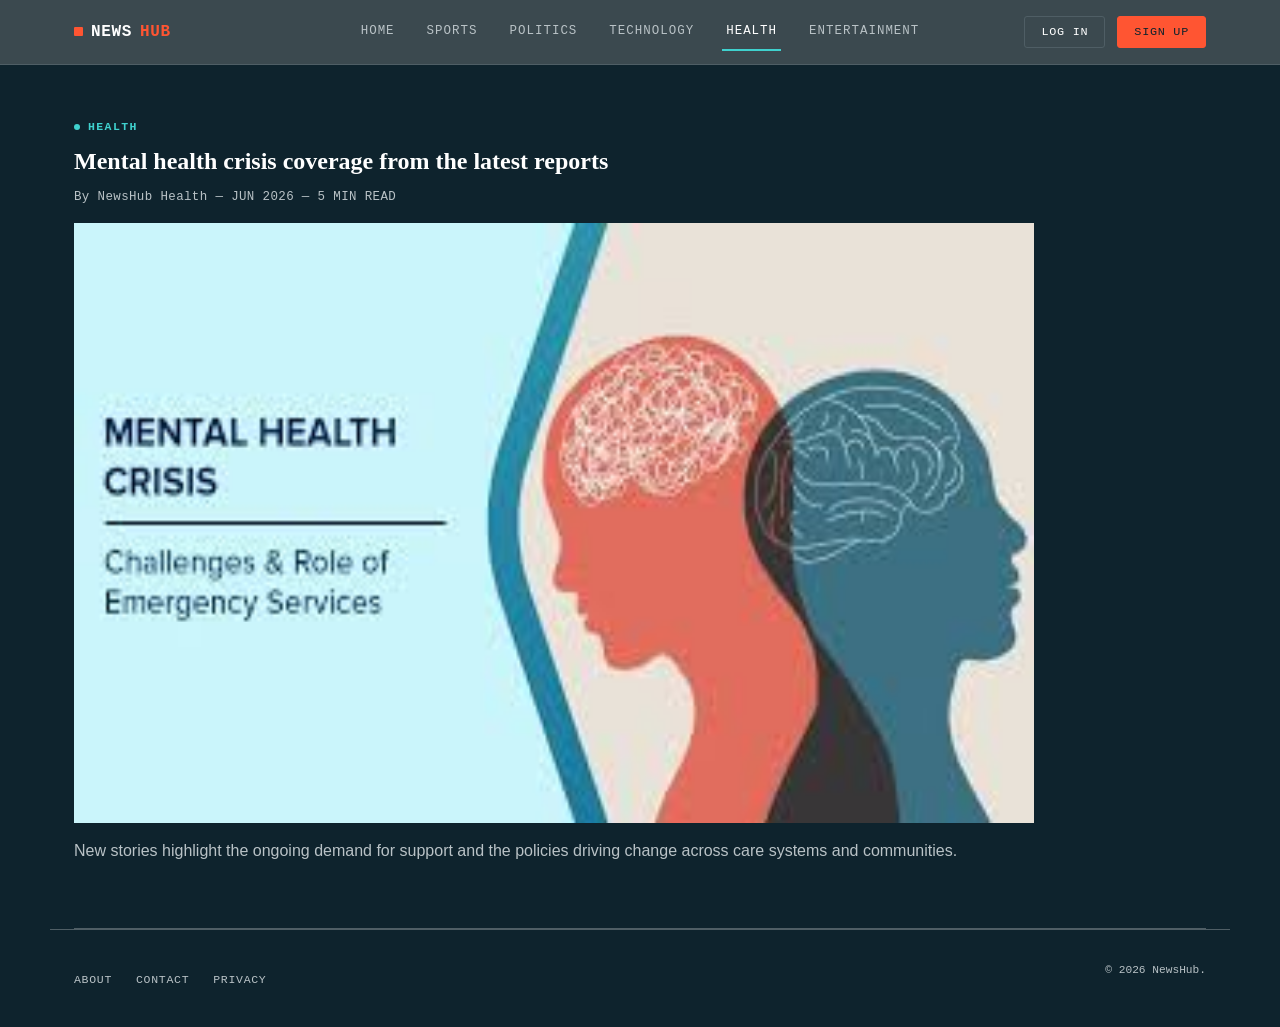
<file: pages/mental-health-crisis.html>
<!DOCTYPE html>
<html lang="en">
<head>
<meta charset="UTF-8">
<meta name="viewport" content="width=device-width, initial-scale=1.0">
<title>Mental health crisis coverage — NewsHub</title>
<meta name="description" content="Mental health crisis coverage from the latest reports">
<link rel="stylesheet" href="../styles.css">
</head>
<body style="--page-accent:var(--c-health)">
<a class="skip-link" href="#main">Skip to content</a>
<header class="site-header">
  <div class="header-bar">
    <a href="../index.html" class="logo">
      <span class="logo-mark"></span>NEWS<span class="logo-hub">HUB</span>
    </a>
    <nav class="main-nav" aria-label="Primary">
      <ul>
        <li><a href="../index.html" class="nav-link" style="--nav-accent:var(--c-home)">Home</a></li>
        <li><a href="sports.html" class="nav-link" style="--nav-accent:var(--c-sports)">Sports</a></li>
        <li><a href="politics.html" class="nav-link" style="--nav-accent:var(--c-politics)">Politics</a></li>
        <li><a href="technology.html" class="nav-link" style="--nav-accent:var(--c-tech)">Technology</a></li>
        <li><a href="health.html" class="nav-link is-active" style="--nav-accent:var(--c-health)">Health</a></li>
        <li><a href="entertainment.html" class="nav-link" style="--nav-accent:var(--c-entertainment)">Entertainment</a></li>
      </ul>
    </nav>
    <div class="header-actions">
      <button type="button" class="btn" title="Coming soon"><span class="btn-label">Log In</span></button>
      <button type="button" class="btn btn-solid" title="Coming soon"><span class="btn-label">Sign Up</span></button>
    </div>
  </div>
</header>
<main id="main" class="wrap">
  <article class="section">
    <p class="eyebrow" style="--eyebrow-color:var(--c-health)">Health</p>
    <h1>Mental health crisis coverage from the latest reports</h1>
    <p class="hero-meta">By NewsHub Health — JUN 2026 — 5 MIN READ</p>
    <div class="media" style="margin-top:1rem; margin-bottom:1rem;">
      <img src="../images/mental-health-crisis.jpg" alt="Mental health crisis" loading="lazy" width="960" height="600">
    </div>
    <p>New stories highlight the ongoing demand for support and the policies driving change across care systems and communities.</p>
  </article>
</main>
<footer class="site-footer wrap">
  <div class="footer-bar">
    <nav aria-label="Footer">
      <ul class="footer-links">
        <li><a href="#" title="Coming soon">About</a></li>
        <li><a href="#" title="Coming soon">Contact</a></li>
        <li><a href="#" title="Coming soon">Privacy</a></li>
      </ul>
    </nav>
    <p class="footer-copy">© 2026 NewsHub.</p>
  </div>
</footer>
</body>
</html>
</file>
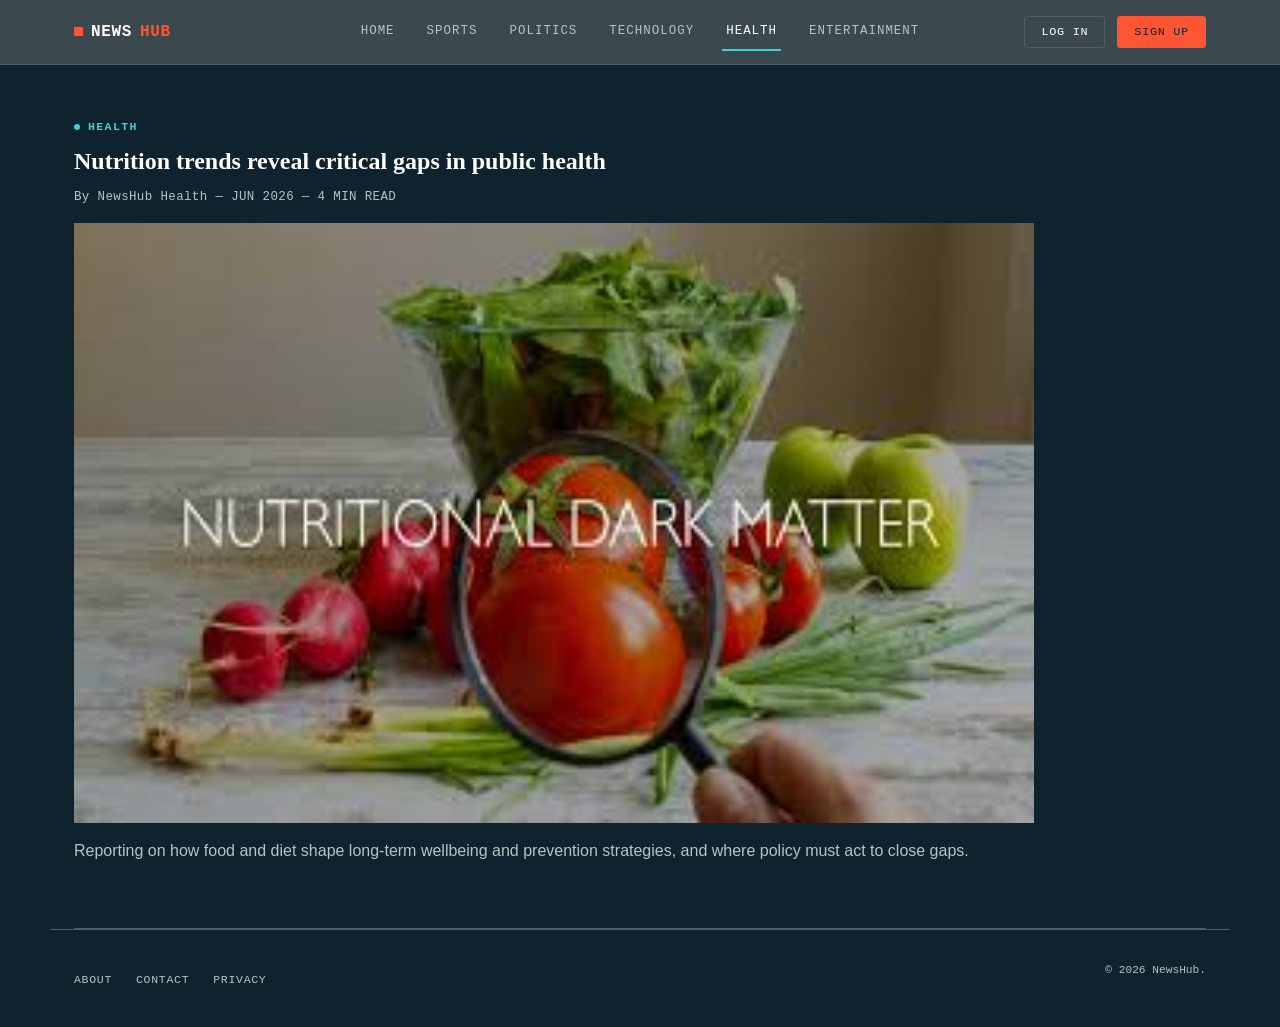
<file: pages/nutrition-trends.html>
<!DOCTYPE html>
<html lang="en">
<head>
<meta charset="UTF-8">
<meta name="viewport" content="width=device-width, initial-scale=1.0">
<title>Nutrition trends reveal gaps — NewsHub</title>
<meta name="description" content="Nutrition trends reveal critical gaps in public health">
<link rel="stylesheet" href="../styles.css">
</head>
<body style="--page-accent:var(--c-health)">
<a class="skip-link" href="#main">Skip to content</a>
<header class="site-header">
  <div class="header-bar">
    <a href="../index.html" class="logo">
      <span class="logo-mark"></span>NEWS<span class="logo-hub">HUB</span>
    </a>
    <nav class="main-nav" aria-label="Primary">
      <ul>
        <li><a href="../index.html" class="nav-link" style="--nav-accent:var(--c-home)">Home</a></li>
        <li><a href="sports.html" class="nav-link" style="--nav-accent:var(--c-sports)">Sports</a></li>
        <li><a href="politics.html" class="nav-link" style="--nav-accent:var(--c-politics)">Politics</a></li>
        <li><a href="technology.html" class="nav-link" style="--nav-accent:var(--c-tech)">Technology</a></li>
        <li><a href="health.html" class="nav-link is-active" style="--nav-accent:var(--c-health)">Health</a></li>
        <li><a href="entertainment.html" class="nav-link" style="--nav-accent:var(--c-entertainment)">Entertainment</a></li>
      </ul>
    </nav>
    <div class="header-actions">
      <button type="button" class="btn" title="Coming soon"><span class="btn-label">Log In</span></button>
      <button type="button" class="btn btn-solid" title="Coming soon"><span class="btn-label">Sign Up</span></button>
    </div>
  </div>
</header>
<main id="main" class="wrap">
  <article class="section">
    <p class="eyebrow" style="--eyebrow-color:var(--c-health)">Health</p>
    <h1>Nutrition trends reveal critical gaps in public health</h1>
    <p class="hero-meta">By NewsHub Health — JUN 2026 — 4 MIN READ</p>
    <div class="media" style="margin-top:1rem; margin-bottom:1rem;">
      <img src="../images/nutrition-dark-matter.jpg" alt="Nutrition dark matter" loading="lazy" width="960" height="600">
    </div>
    <p>Reporting on how food and diet shape long-term wellbeing and prevention strategies, and where policy must act to close gaps.</p>
  </article>
</main>
<footer class="site-footer wrap">
  <div class="footer-bar">
    <nav aria-label="Footer">
      <ul class="footer-links">
        <li><a href="#" title="Coming soon">About</a></li>
        <li><a href="#" title="Coming soon">Contact</a></li>
        <li><a href="#" title="Coming soon">Privacy</a></li>
      </ul>
    </nav>
    <p class="footer-copy">© 2026 NewsHub.</p>
  </div>
</footer>
</body>
</html>
</file>
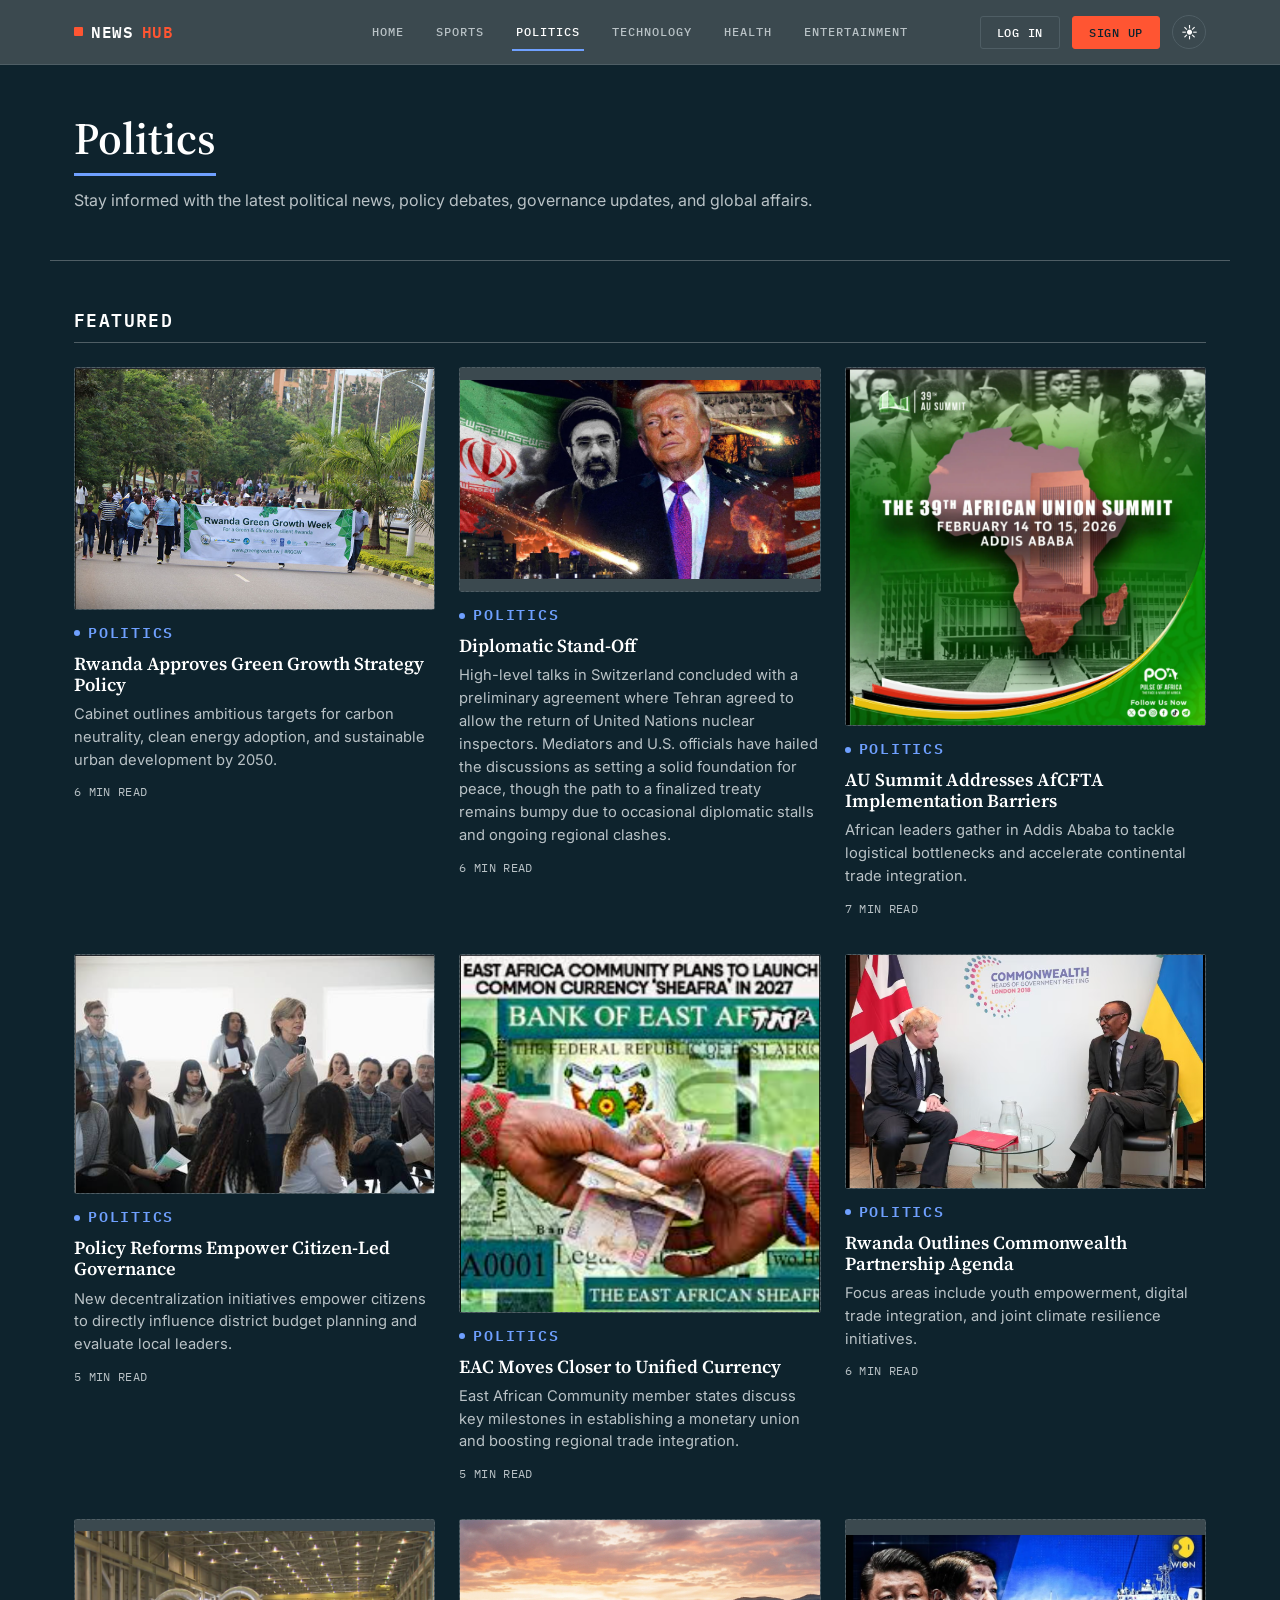
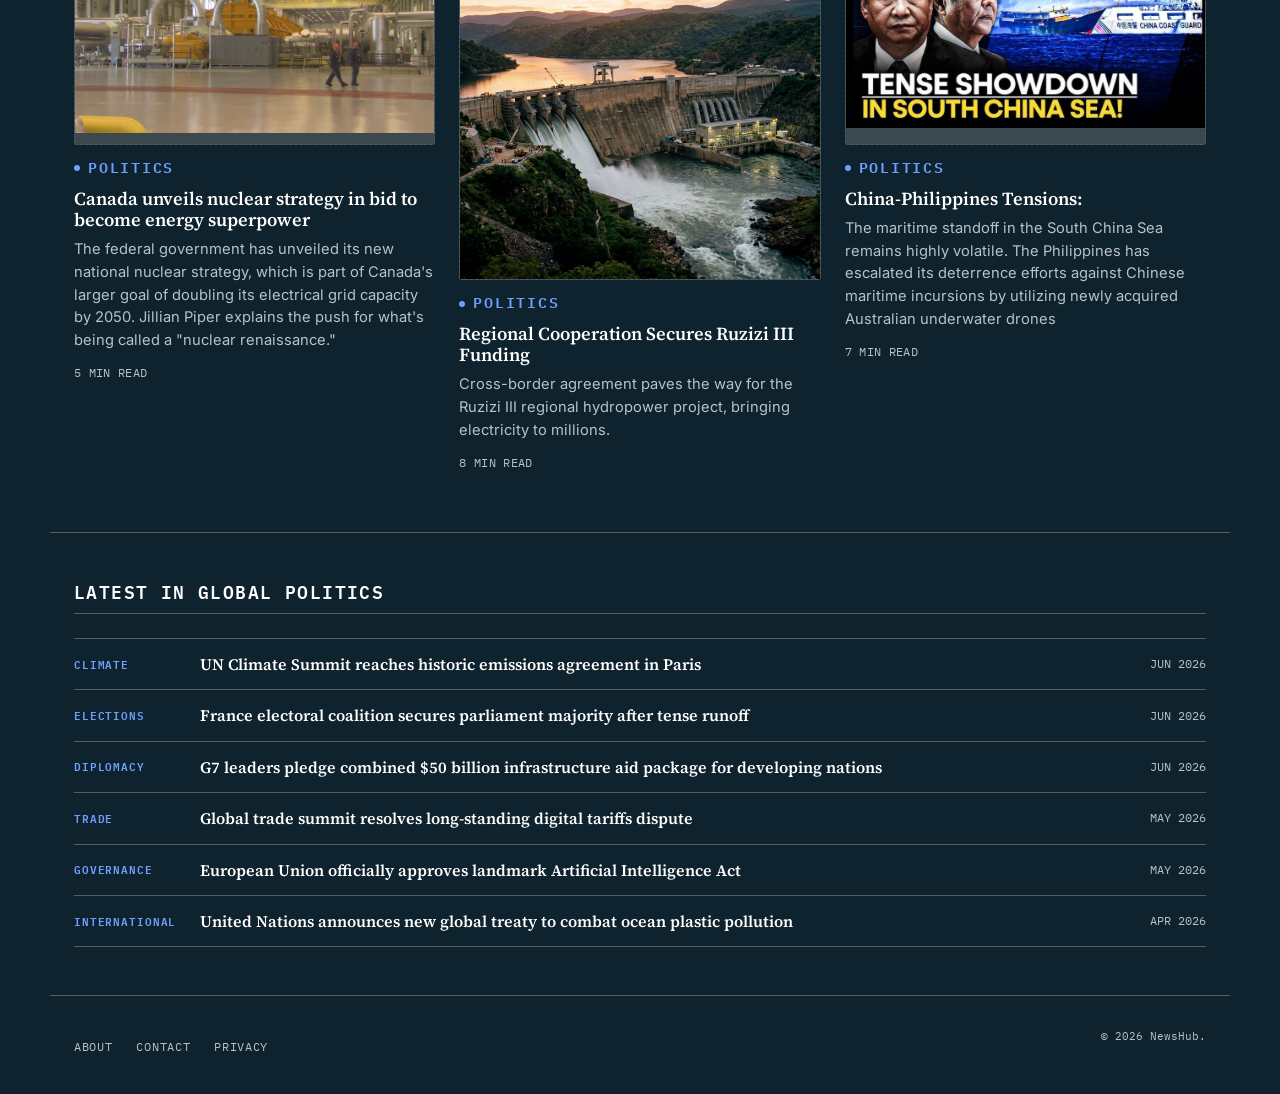
<file: pages/politics.html>
<!DOCTYPE html>
<html lang="en">

<head>
  <meta charset="UTF-8">
  <meta name="viewport" content="width=device-width, initial-scale=1.0">
  <title>NewsHub — Politics</title>
  <meta name="description" content="NewsHub — Politics section.">

  <link rel="preconnect" href="https://fonts.googleapis.com">
  <link rel="preconnect" href="https://fonts.gstatic.com" crossorigin>
  <link
    href="https://fonts.googleapis.com/css2?family=Source+Serif+4:opsz,wght@8..60,500;8..60,600;8..60,700&family=Inter:wght@400;500;600&family=IBM+Plex+Mono:wght@500;600&display=swap"
    rel="stylesheet">

  <link rel="stylesheet" href="../styles.css">
</head>

<body style="--page-accent:var(--c-politics)">
  <a class="skip-link" href="#main">Skip to content</a>

  <header class="site-header">
    <div class="header-bar">
      <a href="../index.html" class="logo">
        <span class="logo-mark"></span>NEWS<span class="logo-hub">HUB</span>
      </a>

      <nav class="main-nav" aria-label="Primary">
        <ul>
          <li><a href="../index.html" class="nav-link" style="--nav-accent:var(--c-home)">Home</a></li>
          <li><a href="sports.html" class="nav-link" style="--nav-accent:var(--c-sports)">Sports</a></li>
          <li><a href="politics.html" class="nav-link is-active" style="--nav-accent:var(--c-politics)">Politics</a>
          </li>
          <li><a href="technology.html" class="nav-link" style="--nav-accent:var(--c-tech)">Technology</a></li>
          <li><a href="health.html" class="nav-link" style="--nav-accent:var(--c-health)">Health</a></li>
          <li><a href="entertainment.html" class="nav-link"
              style="--nav-accent:var(--c-entertainment)">Entertainment</a></li>
        </ul>
      </nav>

      <div class="header-actions">
        <button type="button" class="btn" title="Coming soon"><span class="btn-label">Log In</span></button>
        <button type="button" class="btn btn-solid" title="Coming soon"><span class="btn-label">Sign Up</span></button>
        <input type="checkbox" id="theme-toggle" class="theme-toggle-input" role="switch" aria-label="Toggle dark mode">
        <label for="theme-toggle" class="theme-toggle">
          <span class="icon-moon">☾</span>
          <span class="icon-sun">☀</span>
        </label>
      </div>
    </div>

  </header>

  <main id="main">

    <div class="page-header wrap">
      <h1>Politics</h1>
      <p class="page-dek">
        Stay informed with the latest political news, policy debates, governance updates, and global affairs.
      </p>
    </div>

    <section class="section wrap">
      <h2 class="section-title">Featured</h2>
      <div class="card-grid">

        <article class="story-card">
          <div class="media">
            <img src="../images/rwanda_green_growth.png"
              alt="Eco-friendly urban development and solar panels in Rwanda">
          </div>
          <p class="eyebrow" style="--eyebrow-color:var(--c-politics)">Politics</p>
          <h3>Rwanda Approves Green Growth Strategy Policy</h3>
          <p>Cabinet outlines ambitious targets for carbon neutrality, clean energy adoption, and sustainable urban
            development by 2050.</p>
          <p class="timestamp">6 MIN READ</p>
        </article>

        <article class="story-card">
          <div class="media">
            <img src="../images/stand-off.png" alt="U.S.-Iran Negociations">
          </div>
          <p class="eyebrow" style="--eyebrow-color:var(--c-politics)">Politics</p>
          <h3>Diplomatic Stand-Off</h3>
          <p>High-level talks in Switzerland concluded with a preliminary agreement where Tehran agreed
            to allow the return of United Nations nuclear inspectors. Mediators and U.S. officials have
            hailed the discussions as setting a solid foundation for peace, though the path to a finalized
            treaty remains bumpy due to occasional diplomatic stalls and ongoing regional clashes.</p>
          <p class="timestamp">6 MIN READ</p>
        </article>


        <article class="story-card">
          <div class="media">
            <img src="../images/au-summit.png" alt="African Union trade and political network map">
          </div>
          <p class="eyebrow" style="--eyebrow-color:var(--c-politics)">Politics</p>
          <h3>AU Summit Addresses AfCFTA Implementation Barriers</h3>
          <p>African leaders gather in Addis Ababa to tackle logistical bottlenecks and accelerate continental trade
            integration.</p>
          <p class="timestamp">7 MIN READ</p>
        </article>

        <article class="story-card">
          <div class="media">
            <img src="../images/citizen_governance.png" alt="Local citizen and leadership assembly in Rwanda">
          </div>
          <p class="eyebrow" style="--eyebrow-color:var(--c-politics)">Politics</p>
          <h3>Policy Reforms Empower Citizen-Led Governance</h3>
          <p>New decentralization initiatives empower citizens to directly influence district budget planning and
            evaluate local leaders.</p>
          <p class="timestamp">5 MIN READ</p>
        </article>

        <article class="story-card">
          <div class="media">
            <img src="../images/EAC_curency.png" alt="EAC Integration coins and flags">
          </div>
          <p class="eyebrow" style="--eyebrow-color:var(--c-politics)">Politics</p>
          <h3>EAC Moves Closer to Unified Currency</h3>
          <p>East African Community member states discuss key milestones in establishing a monetary union and boosting
            regional trade integration.</p>
          <p class="timestamp">5 MIN READ</p>
        </article>

        <article class="story-card">
          <div class="media">
            <img src="../images/rwanda-commonwealth.png" alt="Rwanda and Commonwealth flags on conference table">
          </div>
          <p class="eyebrow" style="--eyebrow-color:var(--c-politics)">Politics</p>
          <h3>Rwanda Outlines Commonwealth Partnership Agenda</h3>
          <p>Focus areas include youth empowerment, digital trade integration, and joint climate resilience initiatives.
          </p>
          <p class="timestamp">6 MIN READ</p>
        </article>

        <article class="story-card">
          <div class="media">
            <img src="../images/canada_nuclear.png" alt="Canada's nuclear Strategy">
          </div>
          <p class="eyebrow" style="--eyebrow-color:var(--c-politics)">Politics</p>
          <h3>Canada unveils nuclear strategy in bid to become energy superpower</h3>
          <p>The federal government has unveiled its new national nuclear strategy, which is part of Canada's larger
            goal of
            doubling its electrical grid capacity by 2050. Jillian Piper explains the push for what's being called a
            "nuclear renaissance."</p>
          <p class="timestamp">5 MIN READ</p>
        </article>

        <article class="story-card">
          <div class="media">
            <img src="../images/ruzizi_hydropower.png" alt="Large hydroelectric dam under construction">
          </div>
          <p class="eyebrow" style="--eyebrow-color:var(--c-politics)">Politics</p>
          <h3>Regional Cooperation Secures Ruzizi III Funding</h3>
          <p>Cross-border agreement paves the way for the Ruzizi III regional hydropower project, bringing electricity
            to millions.</p>
          <p class="timestamp">8 MIN READ</p>
        </article>
        <article class="story-card">
          <div class="media">
            <img src="../images/Tension_SouthChinaSea.png" alt="Tension in the South China Sea">
          </div>
          <p class="eyebrow" style="--eyebrow-color:var(--c-politics)">Politics</p>
          <h3>China-Philippines Tensions:</h3>
          <p>The maritime standoff in the South China Sea remains highly volatile. The Philippines has escalated
            its deterrence efforts against Chinese maritime incursions by utilizing newly acquired Australian underwater
            drones</p>
          <p class="timestamp">7 MIN READ</p>
        </article>


      </div>
    </section>
    <!-- LATEST -->
    <section class="section wrap" style="border-bottom:none;">
      <h2 class="section-title">Latest in Global Politics</h2>
      <div class="story-list">
        <div class="story-row">
          <span class="tag" style="--tag-color:var(--page-accent)">Climate</span>
          <h4>UN Climate Summit reaches historic emissions agreement in Paris</h4>
          <span class="timestamp">JUN 2026</span>
        </div>
        <div class="story-row">
          <span class="tag" style="--tag-color:var(--page-accent)">Elections</span>
          <h4>France electoral coalition secures parliament majority after tense runoff</h4>
          <span class="timestamp">JUN 2026</span>
        </div>
        <div class="story-row">
          <span class="tag" style="--tag-color:var(--page-accent)">Diplomacy</span>
          <h4>G7 leaders pledge combined $50 billion infrastructure aid package for developing nations</h4>
          <span class="timestamp">JUN 2026</span>
        </div>
        <div class="story-row">
          <span class="tag" style="--tag-color:var(--page-accent)">Trade</span>
          <h4>Global trade summit resolves long-standing digital tariffs dispute</h4>
          <span class="timestamp">MAY 2026</span>
        </div>
        <div class="story-row">
          <span class="tag" style="--tag-color:var(--page-accent)">Governance</span>
          <h4>European Union officially approves landmark Artificial Intelligence Act</h4>
          <span class="timestamp">MAY 2026</span>
        </div>
        <div class="story-row">
          <span class="tag" style="--tag-color:var(--page-accent)">International</span>
          <h4>United Nations announces new global treaty to combat ocean plastic pollution</h4>
          <span class="timestamp">APR 2026</span>
        </div>
      </div>
    </section>


  </main>

  <footer class="site-footer wrap">
    <div class="footer-bar">
      <nav aria-label="Footer">
        <ul class="footer-links">
          <li><a href="#" title="Coming soon">About</a></li>
          <li><a href="#" title="Coming soon">Contact</a></li>
          <li><a href="#" title="Coming soon">Privacy</a></li>
        </ul>
      </nav>
      <p class="footer-copy">© 2026 NewsHub.</p>
    </div>
</body>

</html>
</file>
<file: styles.css>
/*
    NEWSHUB — SHARED STYLESHEET
*/
:root {
  /* Surfaces & text — default theme (dark) */
    --bg: #0e232d;
    --bg-elevated: #3b494f;
    --bg-subtle: #3b494f;
    --ink: #ffffff;
    --ink-muted: #b9c2c6;
    --border: #4f5e65;

    --accent: #ff5532;
    --accent-contrast: #0e232d;
    --accent-ink: var(--accent);

    /* Category accents */
    --c-home: var(--accent);
    --c-sports: #4ade94;
    --c-politics: #6fa0ff;
    --c-tech: #b49cff;
    --c-health: #3fd1ce;
    --c-entertainment: #f2b45c;

    /* Type */
    --font-display: "Source Serif 4", Georgia, "Times New Roman", serif;
    --font-body: "Inter", -apple-system, BlinkMacSystemFont, "Segoe UI", sans-serif;
    --font-mono: "IBM Plex Mono", ui-monospace, "SFMono-Regular", Menlo, monospace;

    /* Spacing scale */
    --space-1: 0.25rem;
    --space-2: 0.5rem;
    --space-3: 0.75rem;
    --space-4: 1rem;
    --space-5: 1.5rem;
    --space-6: 2rem;
    --space-7: 3rem;
    --space-8: 4.5rem;

    /* Layout */
    --max-width: 1180px;
    --radius: 3px;
    --header-h: 64px;

    /* Motion */
    --ease: cubic-bezier(0.4, 0, 0.2, 1);
}

/* Light theme */
body:has(.theme-toggle-input:checked) {
    --bg: #f4f5f3;
    --bg-elevated: #ffffff;
    --bg-subtle: #e7e9e4;
    --ink: #122027;
    --ink-muted: #5c6b72;
    --border: #d8dbd6;

    /* --accent */
    --accent-ink: #c23115;

    --c-home: var(--accent);
    --c-sports: #1f7a4d;
    --c-politics: #2455a4;
    --c-tech: #6e56cf;
    --c-health: #0e8c8a;
    --c-entertainment: #b5790a;
}

/*BASE / RESET                                                       */

*,
*::before,
*::after {
    box-sizing: border-box;
}

html {
    -webkit-text-size-adjust: 100%;
}

body {
    margin: 0;
    background: var(--bg);
    color: var(--ink);
    font-family: var(--font-body);
    font-size: 16px;
    line-height: 1.55;
    transition: background-color 0.2s var(--ease), color 0.2s var(--ease);
}

h1, h2, h3, h4 {
    font-family: var(--font-display);
    font-weight: 600;
    line-height: 1.15;
    margin: 0 0 var(--space-3);
    color: var(--ink);
}

p {
    margin: 0 0 var(--space-4);
    color: var(--ink-muted);
}

a {
    color: inherit;
    text-decoration: none;
}

img {
    max-width: 100%;
    display: block;
}

ul {
    list-style: none;
    margin: 0;
    padding: 0;
}

button {
    font-family: inherit;
    cursor: pointer;
}

/* Visible keyboard focus everywhere */
a:focus-visible,
button:focus-visible,
[tabindex]:focus-visible {
    outline: 2px solid var(--accent);
    outline-offset: 2px;
    border-radius: var(--radius);
}

.skip-link {
    position: absolute;
    left: -9999px;
    top: 0;
    background: var(--accent);
    color: var(--accent-contrast);
    padding: var(--space-2) var(--space-4);
    z-index: 200;
    font-family: var(--font-mono);
    font-size: 0.8rem;
}

.skip-link:focus {
    left: var(--space-4);
    top: var(--space-4);
}

/* LAYOUT SHELL */

.wrap {
    max-width: var(--max-width);
    margin-inline: auto;
    padding-inline: var(--space-5);
}

main {
    display: block;
    min-height: calc(100vh - var(--header-h) - 220px);
}

/* HEADER, NAV, TICKER */

.site-header {
    position: sticky;
    top: 0;
    z-index: 100;
    background: var(--bg-elevated);
    border-bottom: 1px solid var(--border);
}

.header-bar {
    max-width: var(--max-width);
    margin-inline: auto;
    height: var(--header-h);
    padding-inline: var(--space-5);
    display: grid;
    grid-template-columns: 1fr auto 1fr;
    align-items: center;
    gap: var(--space-4);
}

/* Logo — left */
.logo {
    justify-self: start;
    display: inline-flex;
    align-items: center;
    gap: var(--space-2);
    font-family: var(--font-mono);
    font-weight: 600;
    font-size: 1rem;
    letter-spacing: 0.04em;
    white-space: nowrap;
}

.logo .logo-mark {
    width: 9px;
    height: 9px;
    background: var(--accent);
    border-radius: 1px;
    flex-shrink: 0;
}

.logo .logo-hub {
    color: var(--accent-ink);
}

/* Nav — centered */
.main-nav {
    justify-self: center;
}

.main-nav ul {
    display: flex;
    gap: var(--space-5);
}

.nav-link {
    position: relative;
    display: inline-block;
    padding: var(--space-2) var(--space-1);
    font-family: var(--font-mono);
    font-size: 0.78rem;
    font-weight: 500;
    letter-spacing: 0.08em;
    text-transform: uppercase;
    color: var(--ink-muted);
    transition: color 0.15s var(--ease);
}

.nav-link::after {
    content: "";
    position: absolute;
    left: 0;
    right: 0;
    bottom: -1px;
    height: 2px;
    background: var(--nav-accent, var(--accent));
    transform: scaleX(0);
    transition: transform 0.15s var(--ease);
}

.nav-link:hover {
    color: var(--ink);
}

.nav-link:hover::after {
    transform: scaleX(1);
}

.nav-link.is-active {
    color: var(--ink);
}

.nav-link.is-active::after {
    transform: scaleX(1);
}

/* Actions — right */
.header-actions {
    justify-self: end;
    display: flex;
    align-items: center;
    gap: var(--space-3);
}

/* BUTTONS & THEME TOGGLE */

.btn {
    font-family: var(--font-mono);
    font-size: 0.74rem;
    font-weight: 500;
    letter-spacing: 0.06em;
    text-transform: uppercase;
    padding: var(--space-2) var(--space-4);
    border-radius: var(--radius);
    border: 1px solid var(--border);
    background: transparent;
    color: var(--ink);
    transition: background-color 0.15s var(--ease), border-color 0.15s var(--ease), transform 0.1s var(--ease);
    white-space: nowrap;
}

.btn:hover {
    border-color: var(--ink-muted);
}

.btn:active {
    transform: translateY(1px);
}

.btn-solid {
    background: var(--accent);
    border-color: var(--accent);
    color: var(--accent-contrast);
}

.btn-solid:hover {
    filter: brightness(1.08);
    border-color: var(--accent);
}

/* Visually hidden but still focusable/operable by keyboard */
.theme-toggle-input {
    position: absolute;
    width: 1px;
    height: 1px;
    padding: 0;
    margin: -1px;
    overflow: hidden;
    clip: rect(0, 0, 0, 0);
    white-space: nowrap;
    border: 0;
}

.theme-toggle {
    display: inline-flex;
    align-items: center;
    justify-content: center;
    width: 34px;
    height: 34px;
    border-radius: 50%;
    border: 1px solid var(--border);
    background: transparent;
    color: var(--ink);
    padding: 0;
    flex-shrink: 0;
    cursor: pointer;
}

.theme-toggle:hover {
    border-color: var(--ink-muted);
}

.theme-toggle svg {
    width: 16px;
    height: 16px;
}

.theme-toggle .icon-moon { display: none; }
.theme-toggle .icon-sun { display: block; }

.theme-toggle-input:checked + .theme-toggle .icon-moon { display: block; }
.theme-toggle-input:checked + .theme-toggle .icon-sun { display: none; }

.theme-toggle-input:focus-visible + .theme-toggle {
    outline: 2px solid var(--accent);
    outline-offset: 2px;
}

/* home page */

.hero {
    border-bottom: 1px solid var(--border);
    padding-block: var(--space-7);
}

.eyebrow {
    display: inline-flex;
    align-items: center;
    gap: var(--space-2);
    font-family: var(--font-mono);
    font-size: 0.72rem;
    font-weight: 600;
    letter-spacing: 0.12em;
    text-transform: uppercase;
    color: var(--eyebrow-color, var(--accent-ink));
    margin-bottom: var(--space-3);
}

.eyebrow::before {
    content: "";
    width: 6px;
    height: 6px;
    background: currentColor;
    border-radius: 50%;
}

.hero-headline {
    font-size: clamp(2rem, 4.2vw, 3.4rem);
    max-width: 18ch;
    margin-bottom: var(--space-4);
}

.hero-dek {
    font-size: 1.05rem;
    max-width: 60ch;
    margin-bottom: var(--space-5);
}

.hero-meta {
    font-family: var(--font-mono);
    font-size: 0.78rem;
    color: var(--ink-muted);
    letter-spacing: 0.03em;
}

/* STORY CARDS & LIST ROWS */

.section {
    padding-block: var(--space-7);
    border-bottom: 1px solid var(--border);
}

.section-title {
    font-size: 1.1rem;
    font-family: var(--font-mono);
    text-transform: uppercase;
    letter-spacing: 0.08em;
    font-weight: 600;
    margin-bottom: var(--space-5);
    padding-bottom: var(--space-3);
    border-bottom: 1px solid var(--border);
}

.card-grid {
    display: grid;
    grid-template-columns: repeat(3, 1fr);
    gap: var(--space-5);
}

.story-card {
    display: flex;
    flex-direction: column;
}

.story-card .media {
    aspect-ratio: 16 / 10;
    background: var(--bg-subtle);
    border: 1px dashed var(--border);
    border-radius: var(--radius);
    margin-bottom: var(--space-3);
    display: flex;
    align-items: center;
    justify-content: center;
    color: var(--ink-muted);
}

.story-card .media svg {
    width: 28px;
    height: 28px;
    opacity: 0.5;
}

.story-card .eyebrow {
    margin-bottom: var(--space-2);
}

.story-card h3 {
    font-size: 1.15rem;
    margin-bottom: var(--space-2);
}

.story-card p {
    font-size: 0.92rem;
    margin-bottom: var(--space-3);
}

.story-card .timestamp {
    font-family: var(--font-mono);
    font-size: 0.72rem;
    color: var(--ink-muted);
    letter-spacing: 0.03em;
}

/* Compact list rows — "Latest" feed */
.story-list {
    display: flex;
    flex-direction: column;
}

.story-row {
    display: grid;
    grid-template-columns: 110px 1fr auto;
    align-items: center;
    gap: var(--space-4);
    padding-block: var(--space-4);
    border-top: 1px solid var(--border);
}

.story-row:last-child {
    border-bottom: 1px solid var(--border);
}

.story-row .tag {
    font-family: var(--font-mono);
    font-size: 0.68rem;
    font-weight: 600;
    letter-spacing: 0.08em;
    text-transform: uppercase;
    color: var(--tag-color, var(--accent-ink));
}

.story-row h4 {
    font-size: 1rem;
    margin: 0;
    font-weight: 600;
}

.story-row .timestamp {
    font-family: var(--font-mono);
    font-size: 0.72rem;
    color: var(--ink-muted);
    white-space: nowrap;
}

/* SECTION HEADER */

.page-header {
    padding-block: var(--space-7) var(--space-6);
    border-bottom: 1px solid var(--border);
}

.page-header .eyebrow {
    color: var(--page-accent, var(--accent-ink));
}

.page-header h1 {
    font-size: clamp(2rem, 4vw, 2.8rem);
    border-bottom: 3px solid var(--page-accent, var(--accent));
    display: inline-block;
    padding-bottom: var(--space-2);
}

/* EMPTY STATE */

.empty-state {
    margin-block: var(--space-8);
    padding: var(--space-8) var(--space-5);
    border: 1px dashed var(--border);
    border-radius: var(--radius);
    text-align: center;
    max-width: 540px;
    margin-inline: auto;
}

.empty-state .signal {
    width: 36px;
    height: 36px;
    margin-inline: auto var(--space-4);
    border-radius: 50%;
    border: 1px solid var(--page-accent, var(--accent));
    display: flex;
    align-items: center;
    justify-content: center;
}

.empty-state .signal::after {
    content: "";
    width: 8px;
    height: 8px;
    border-radius: 50%;
    background: var(--page-accent, var(--accent));
}

.empty-state h2 {
    font-size: 1.3rem;
    margin-bottom: var(--space-2);
}

.empty-state p {
    margin: 0 auto;
    max-width: 40ch;
}

/*. FOOTER */

.site-footer {
    border-top: 1px solid var(--border);
    padding-block: var(--space-6);
}

.footer-bar {
    display: flex;
    align-items: center;
    justify-content: space-between;
    flex-wrap: wrap;
    gap: var(--space-4);
}

.footer-bar .logo {
    font-size: 0.85rem;
}

.footer-links {
    display: flex;
    gap: var(--space-5);
}

.footer-links a {
    font-family: var(--font-mono);
    font-size: 0.72rem;
    letter-spacing: 0.06em;
    text-transform: uppercase;
    color: var(--ink-muted);
}

.footer-links a:hover {
    color: var(--ink);
}

.footer-copy {
    font-family: var(--font-mono);
    font-size: 0.7rem;
    color: var(--ink-muted);
}

/* UTILITIES */

.text-accent { color: var(--accent-ink); }

/* Signup modal */
.modal {
    position: fixed;
    inset: 0;
    display: grid;
    place-items: center;
    padding: var(--space-6);
    background: rgba(14, 35, 45, 0.7);
    opacity: 0;
    pointer-events: none;
    transition: opacity 0.2s var(--ease);
    z-index: 150;
}

.modal.is-open {
    opacity: 1;
    pointer-events: auto;
}

.modal-backdrop {
    position: absolute;
    inset: 0;
    background: transparent;
}

.modal-content {
    position: relative;
    width: min(760px, 100%);
    max-height: calc(100vh - 3rem);
    overflow-y: auto;
    background: var(--bg-elevated);
    border: 1px solid var(--border);
    border-radius: 24px;
    padding: var(--space-6);
    box-shadow: 0 30px 70px rgba(0,0,0,0.3);
}

.modal-close {
    position: absolute;
    right: var(--space-4);
    top: var(--space-4);
    border: none;
    background: transparent;
    color: var(--ink);
    font-size: 1.4rem;
    line-height: 1;
    cursor: pointer;
}

.modal-panel {
    display: grid;
    gap: var(--space-5);
}

.modal-panel h2 {
    font-size: 1.55rem;
    margin-bottom: 0.5rem;
}

.modal-description {
    margin: 0;
    color: var(--ink-muted);
    max-width: 46rem;
}

.signup-form {
    display: grid;
    gap: var(--space-5);
}

.form-row {
    display: grid;
    grid-template-columns: repeat(2, minmax(0, 1fr));
    gap: var(--space-4);
}

.form-row label {
    display: grid;
    gap: var(--space-2);
    font-size: 0.9rem;
    color: var(--ink);
}

.form-row input,
.form-row select,
.form-row textarea {
    width: 100%;
    padding: 0.9rem 1rem;
    border: 1px solid var(--border);
    border-radius: var(--radius);
    background: var(--bg);
    color: var(--ink);
    font: inherit;
    transition: border-color 0.15s var(--ease), background-color 0.15s var(--ease);
}

.form-row textarea {
    min-height: 120px;
    resize: vertical;
}

.form-row input:focus,
.form-row select:focus,
.form-row textarea:focus {
    outline: none;
    border-color: var(--accent);
    box-shadow: 0 0 0 3px rgba(255, 85, 50, 0.16);
}

.form-actions {
    display: flex;
    justify-content: flex-end;
}

.form-row input:invalid,
.form-row textarea:invalid,
.form-row select:invalid {
    border-color: #ff7f7f;
}

@media (max-width: 840px) {
    .form-row {
        grid-template-columns: 1fr;
    }
}
</file>
<file: css/entertainment.css>
/* Entertainment page styles */

.hero {
  background-image: linear-gradient(rgba(0, 0, 0, 0.6), rgba(0, 0, 0, 0.6)), url('../images/house.jpg');
  background-size: cover;
  background-position: center;
  color: var(--c-white);
  padding-top: 4rem;
  padding-bottom: 4rem;
  border-radius: 1rem;
  margin-top: 2rem;
  margin-bottom: 2rem;
}

/* Love Island Recap Section */
.match-list {
  display: flex;
  flex-direction: column;
  margin-bottom: var(--space-5);
}

.match-row-link .match-row {
  padding-block: var(--space-4);
}

.match-head {
  display: flex;
  justify-content: space-between;
  align-items: center;
  margin-bottom: var(--space-2);
}

.match-teams {
  font-family: var(--font-display);
  font-weight: 600;
  font-size: 1.1rem;
}

.match-tag {
  font-family: var(--font-mono);
  font-size: 0.7rem;
  font-weight: 500;
  letter-spacing: 0.06em;
  text-transform: uppercase;
  background: var(--bg-subtle);
  padding: var(--space-1) var(--space-2);
  border-radius: var(--radius);
  border: 1px solid var(--border);
}

.match-row-link {
  display: block;
  text-decoration: none;
  color: inherit;
  border-top: 1px solid var(--border);
  transition: background-color 0.2s var(--ease);
}

.match-row-link:last-of-type {
  border-bottom: 1px solid var(--border);
}

.match-row-link:hover {
  background: var(--bg-elevated);
}

/* Ensure consistent image sizes in story cards */
.story-card .media img {
  width: 100%;
  height: 100%;
  object-fit: cover;
  border: none;
}

.story-card .media {
  width: 300px;
  height: 300px;
}
</file>
